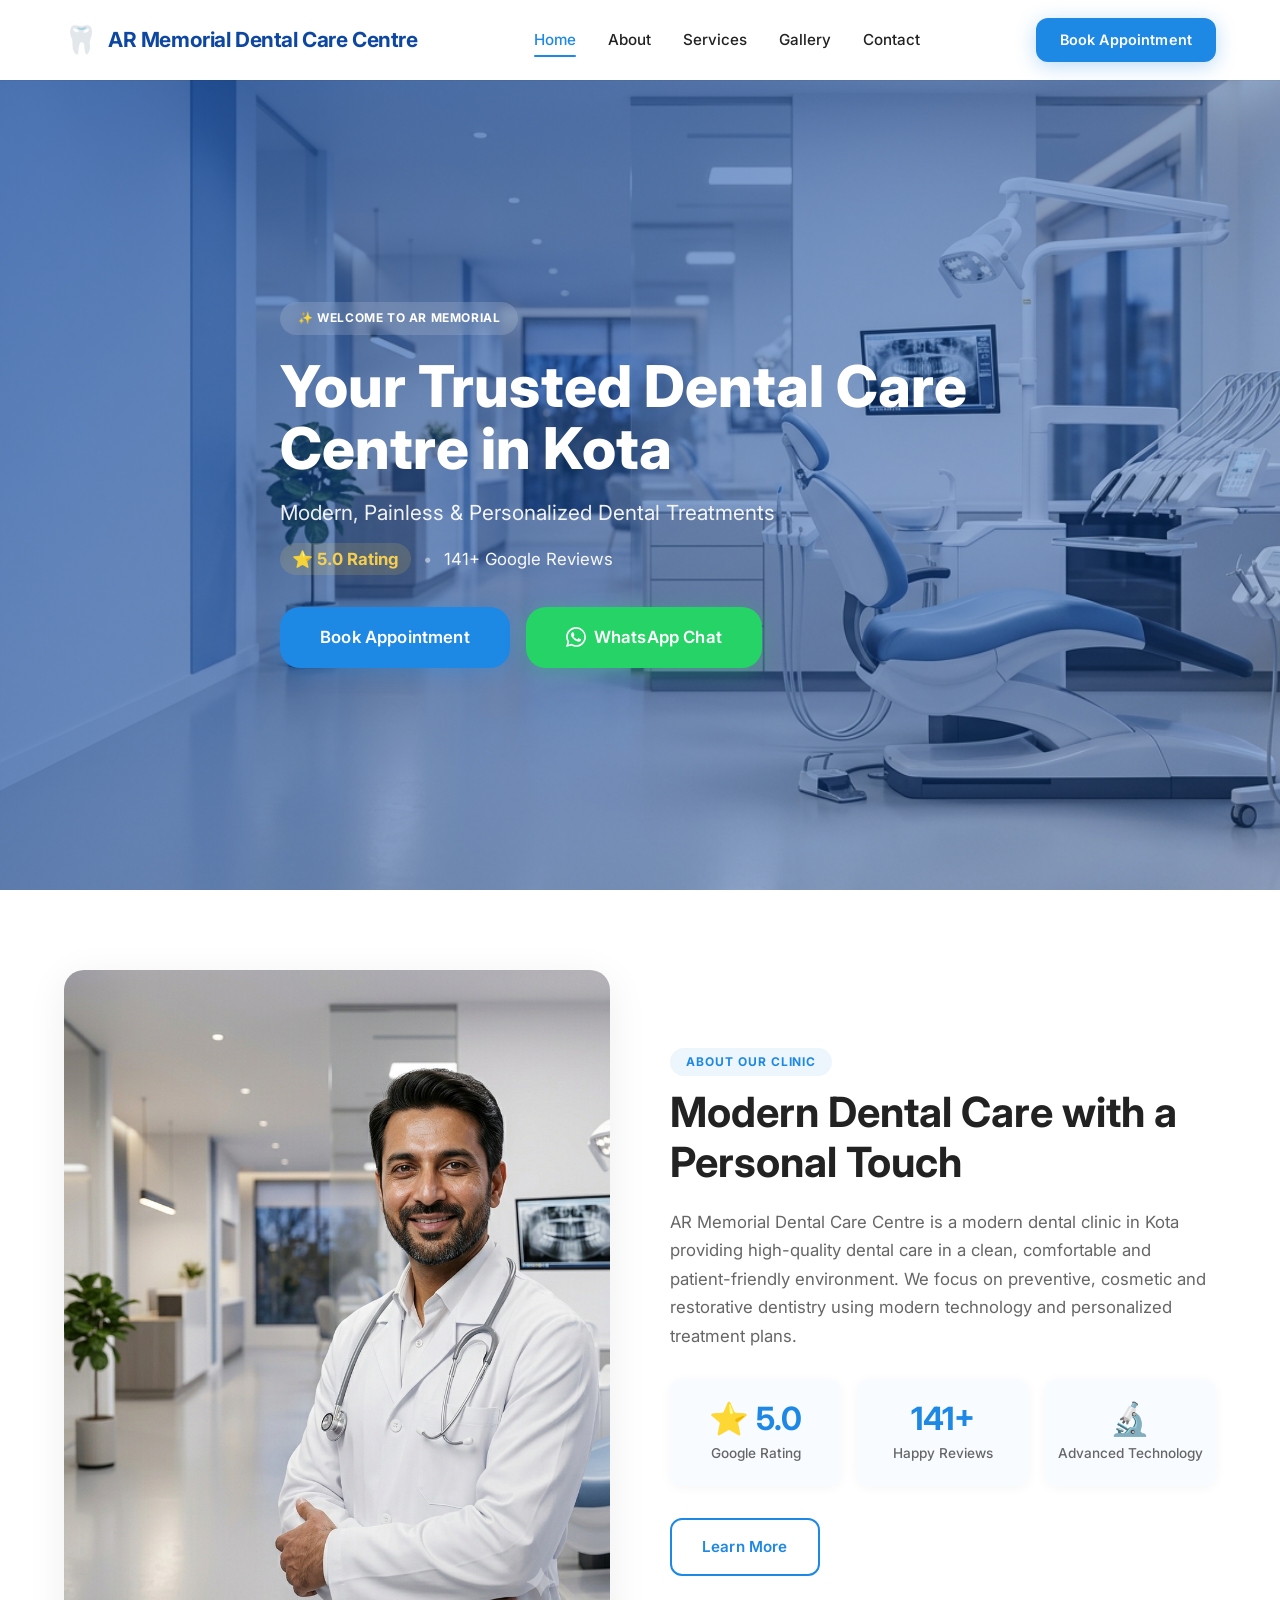
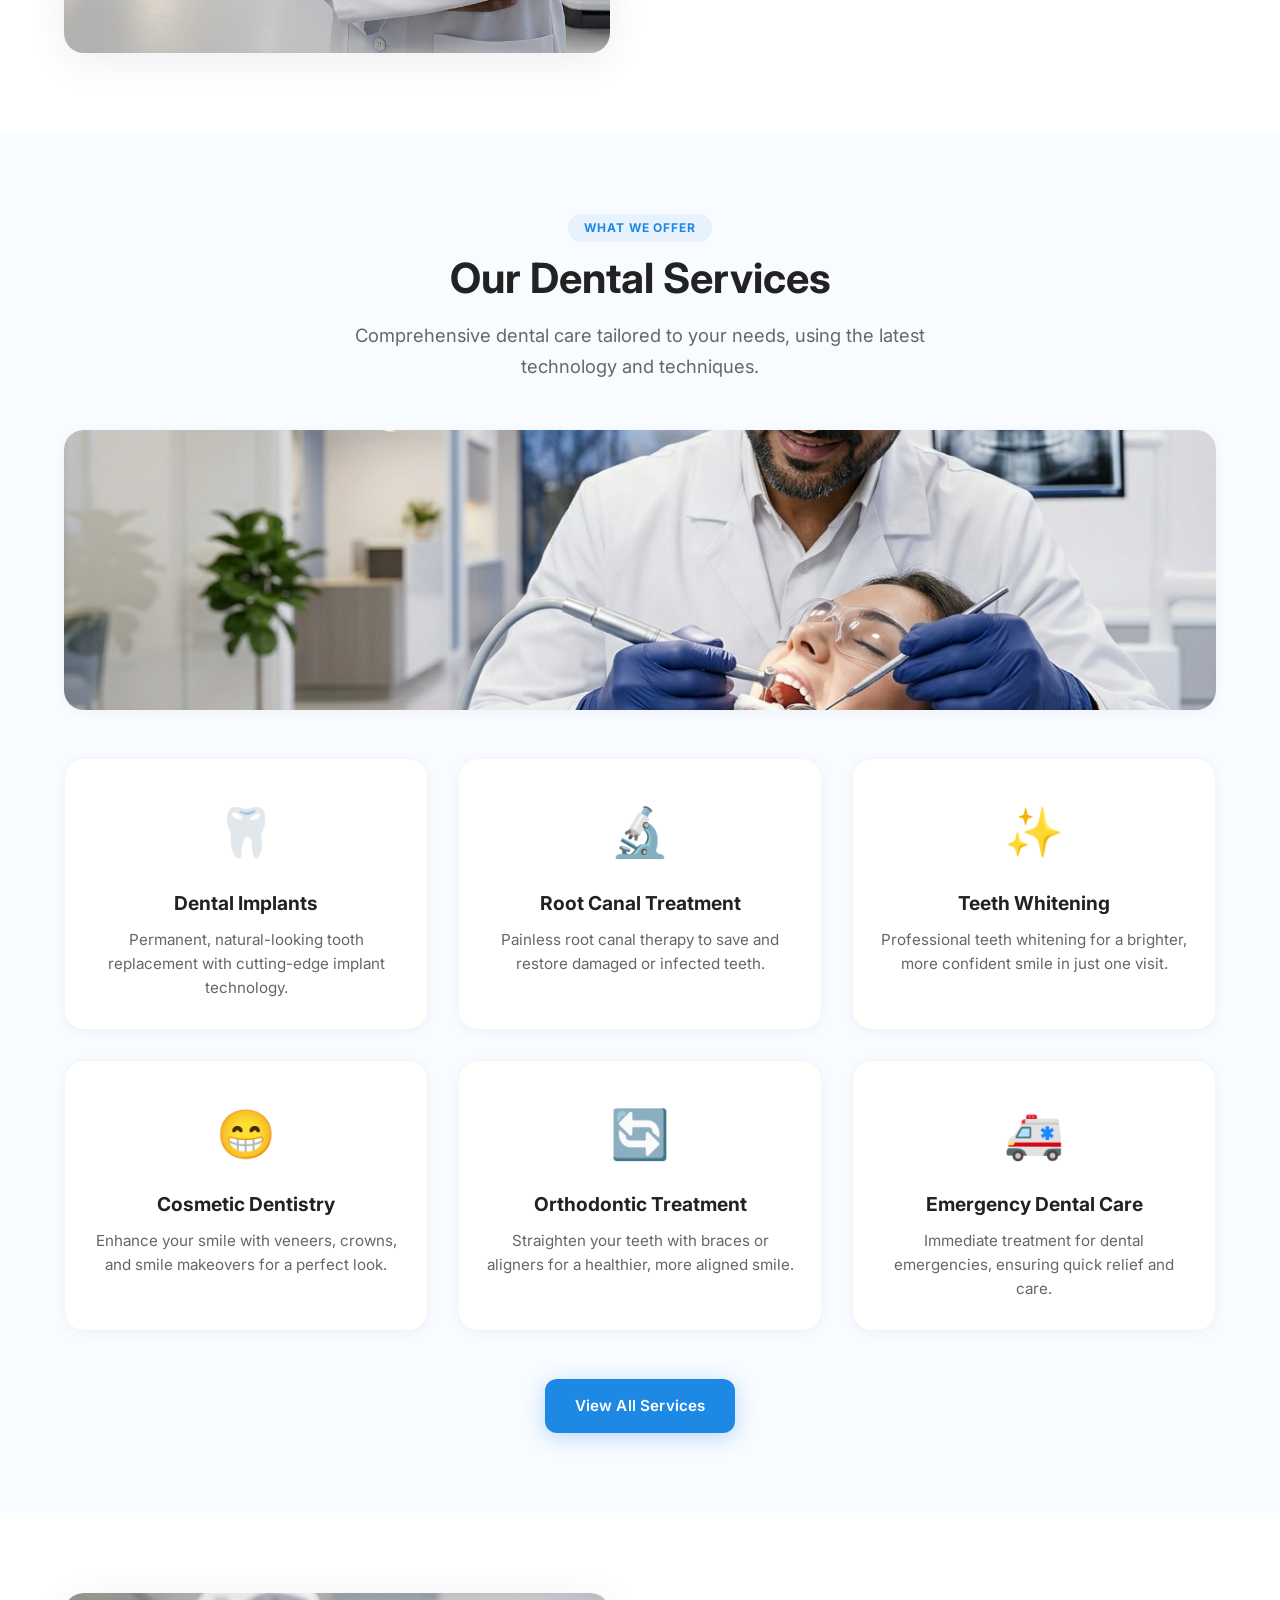
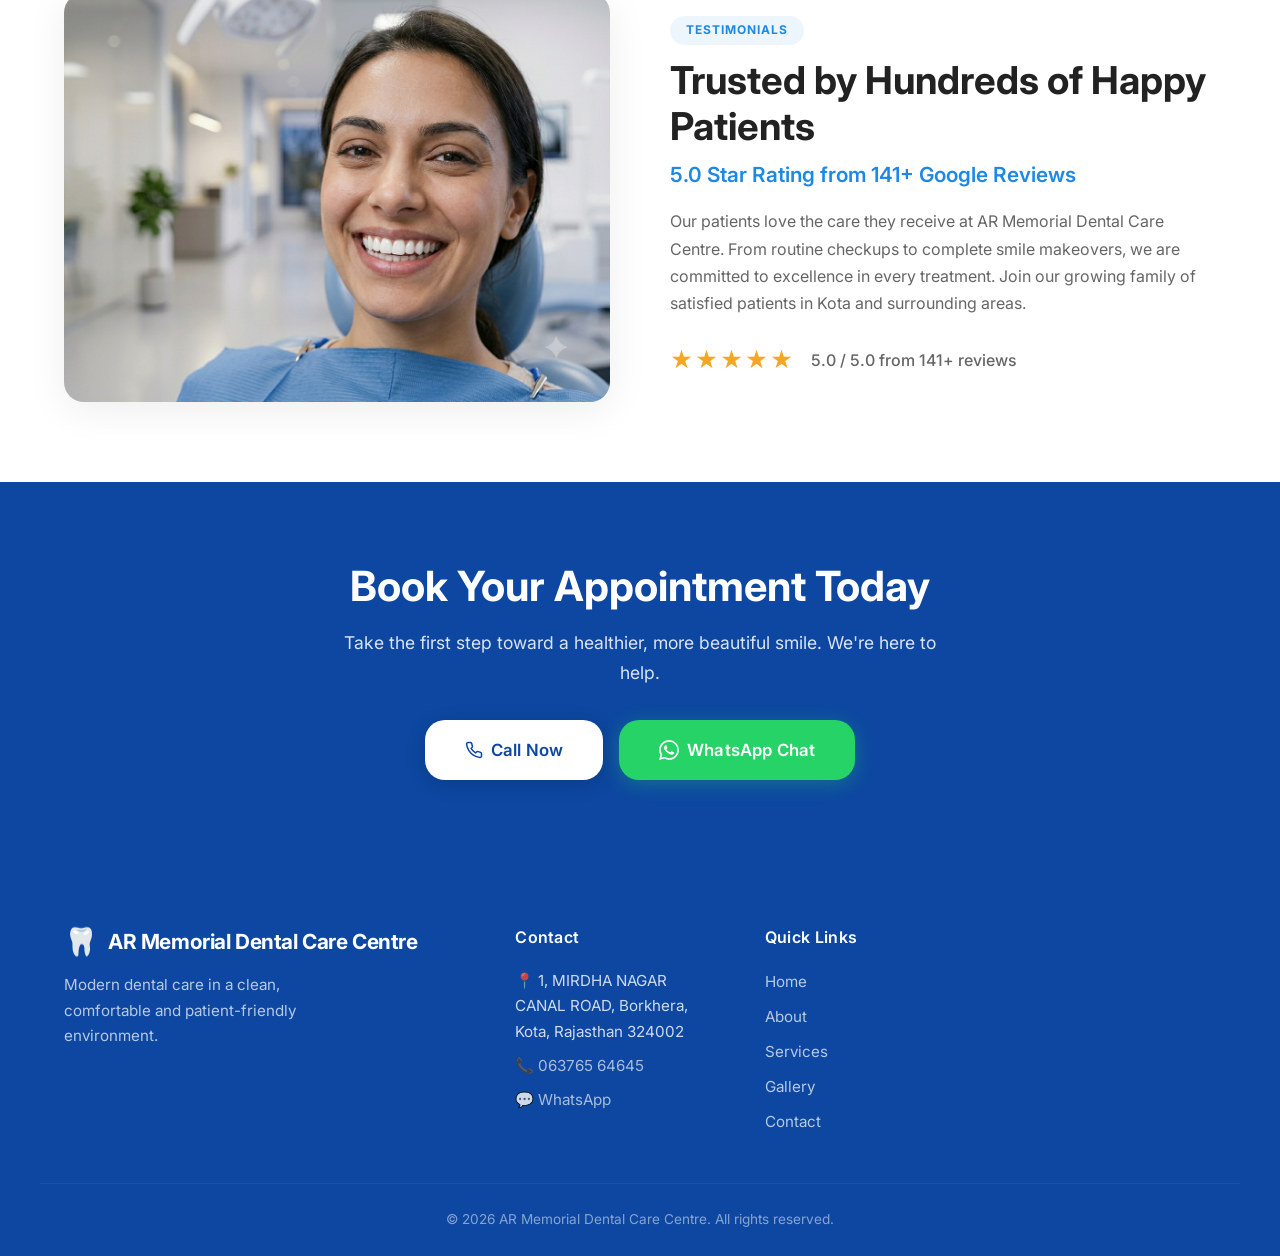
<file: index.html>
<!DOCTYPE html>
<html lang="en">
<head>
    <meta charset="UTF-8" />
    <meta name="viewport" content="width=device-width, initial-scale=1.0" />
    <title>AR Memorial Dental Care Centre | Best Dental Clinic in Kota</title>
    <link rel="stylesheet" href="style.css" />
    <link rel="preconnect" href="https://fonts.googleapis.com" />
    <link rel="preconnect" href="https://fonts.gstatic.com" crossorigin />
    <link href="https://fonts.googleapis.com/css2?family=Inter:opsz,wght@14..32,300;14..32,400;14..32,500;14..32,600;14..32,700;14..32,800&display=swap" rel="stylesheet" />
</head>
<body>

    <!-- ========== HEADER ========== -->
    <header class="header">
        <div class="container header-inner">
            <a href="index.html" class="logo">
                <span class="logo-icon">🦷</span>
                <span class="logo-text">AR Memorial Dental Care Centre</span>
            </a>
            <nav class="nav" id="mainNav">
                <ul class="nav-list">
                    <li><a href="index.html" class="active">Home</a></li>
                    <li><a href="about.html">About</a></li>
                    <li><a href="services.html">Services</a></li>
                    <li><a href="gallery.html">Gallery</a></li>
                    <li><a href="contact.html">Contact</a></li>
                </ul>
            </nav>
            <a href="contact.html" class="btn btn-primary btn-appointment">Book Appointment</a>
            <button class="hamburger" id="hamburgerBtn" aria-label="Toggle navigation">
                <span></span><span></span><span></span>
            </button>
        </div>
    </header>

    <!-- ========== HERO ========== -->
    <section class="hero" id="home" style="background-image: url('hero.png'); background-color: #0d47a1;">
        <div class="hero-overlay">
            <div class="container hero-content">
                <span class="hero-badge">✨ Welcome to AR Memorial</span>
                <h1 class="hero-title">Your Trusted Dental Care Centre in Kota</h1>
                <p class="hero-subtitle">Modern, Painless &amp; Personalized Dental Treatments</p>
                <p class="hero-doctor">
                    <span class="highlight">⭐ 5.0 Rating</span>
                    <span class="separator">•</span>
                    <span>141+ Google Reviews</span>
                </p>
                <div class="hero-buttons">
                    <a href="contact.html" class="btn btn-primary btn-lg">Book Appointment</a>
                    <a href="https://wa.me/919829144567" target="_blank" class="btn btn-whatsapp btn-lg">
                        <svg width="20" height="20" viewBox="0 0 24 24" fill="none" xmlns="http://www.w3.org/2000/svg">
                            <path d="M17.472 14.382c-.297-.149-1.758-.867-2.03-.967-.273-.099-.471-.148-.67.15-.197.297-.767.966-.94 1.164-.173.199-.347.223-.644.075-.297-.15-1.255-.463-2.39-1.475-.883-.788-1.48-1.761-1.653-2.059-.173-.297-.018-.458.13-.606.134-.133.298-.347.446-.52.149-.174.198-.298.298-.497.099-.198.05-.371-.025-.52-.075-.149-.669-1.612-.916-2.207-.242-.579-.487-.5-.669-.51-.173-.008-.371-.01-.57-.01-.198 0-.52.074-.792.372-.272.297-1.04 1.016-1.04 2.479 0 1.462 1.065 2.875 1.213 3.074.149.198 2.096 3.2 5.077 4.487.709.306 1.262.489 1.694.625.712.227 1.36.195 1.871.118.571-.085 1.758-.719 2.006-1.413.248-.694.248-1.289.173-1.413-.074-.124-.272-.198-.57-.347m-5.421 7.403h-.004a9.87 9.87 0 01-5.031-1.378l-.361-.214-3.741.982.998-3.648-.235-.374a9.86 9.86 0 01-1.51-5.26c.001-5.45 4.436-9.884 9.888-9.884 2.64 0 5.122 1.03 6.988 2.898a9.825 9.825 0 012.893 6.994c-.003 5.45-4.437 9.884-9.885 9.884m8.413-18.297A11.815 11.815 0 0012.05 0C5.495 0 .16 5.335.157 11.892c0 2.096.547 4.142 1.588 5.945L.057 24l6.305-1.654a11.882 11.882 0 005.683 1.448h.005c6.554 0 11.89-5.335 11.893-11.893a11.821 11.821 0 00-3.48-8.413z" fill="currentColor"/>
                        </svg>
                        WhatsApp Chat
                    </a>
                </div>
            </div>
        </div>
    </section>

    <!-- ========== ABOUT PREVIEW ========== -->
    <section class="about" id="about">
        <div class="container about-inner">
            <div class="about-image">
                <img src="profile.png" alt="AR Memorial Dental Care Centre" width="400" height="500" loading="lazy" />
            </div>
            <div class="about-content">
                <span class="section-tag">About Our Clinic</span>
                <h2 class="section-title">Modern Dental Care with a Personal Touch</h2>
                <p class="about-text">
                    AR Memorial Dental Care Centre is a modern dental clinic in Kota providing high-quality dental care in a clean, comfortable and patient-friendly environment. We focus on preventive, cosmetic and restorative dentistry using modern technology and personalized treatment plans.
                </p>
                <div class="about-stats">
                    <div class="stat-item">
                        <span class="stat-number">⭐ 5.0</span>
                        <span class="stat-label">Google Rating</span>
                    </div>
                    <div class="stat-item">
                        <span class="stat-number">141+</span>
                        <span class="stat-label">Happy Reviews</span>
                    </div>
                    <div class="stat-item">
                        <span class="stat-number">🔬</span>
                        <span class="stat-label">Advanced Technology</span>
                    </div>
                </div>
                <a href="about.html" class="btn btn-secondary">Learn More</a>
            </div>
        </div>
    </section>

    <!-- ========== SERVICES PREVIEW ========== -->
    <section class="services" id="services">
        <div class="container">
            <div class="services-header">
                <span class="section-tag">What We Offer</span>
                <h2 class="section-title">Our Dental Services</h2>
                <p class="section-subtitle">
                    Comprehensive dental care tailored to your needs, using the latest technology and techniques.
                </p>
            </div>

            <div class="services-preview-image">
                <img src="service preview section on home page.png" alt="Dental Services Preview" width="1200" height="300" loading="lazy" />
            </div>

            <div class="services-grid">
                <div class="service-card">
                    <div class="service-icon">🦷</div>
                    <h3 class="service-name">Dental Implants</h3>
                    <p class="service-desc">Permanent, natural-looking tooth replacement with cutting-edge implant technology.</p>
                </div>
                <div class="service-card">
                    <div class="service-icon">🔬</div>
                    <h3 class="service-name">Root Canal Treatment</h3>
                    <p class="service-desc">Painless root canal therapy to save and restore damaged or infected teeth.</p>
                </div>
                <div class="service-card">
                    <div class="service-icon">✨</div>
                    <h3 class="service-name">Teeth Whitening</h3>
                    <p class="service-desc">Professional teeth whitening for a brighter, more confident smile in just one visit.</p>
                </div>
                <div class="service-card">
                    <div class="service-icon">😁</div>
                    <h3 class="service-name">Cosmetic Dentistry</h3>
                    <p class="service-desc">Enhance your smile with veneers, crowns, and smile makeovers for a perfect look.</p>
                </div>
                <div class="service-card">
                    <div class="service-icon">🔄</div>
                    <h3 class="service-name">Orthodontic Treatment</h3>
                    <p class="service-desc">Straighten your teeth with braces or aligners for a healthier, more aligned smile.</p>
                </div>
                <div class="service-card">
                    <div class="service-icon">🚑</div>
                    <h3 class="service-name">Emergency Dental Care</h3>
                    <p class="service-desc">Immediate treatment for dental emergencies, ensuring quick relief and care.</p>
                </div>
            </div>

            <div class="services-cta">
                <a href="services.html" class="btn btn-primary">View All Services</a>
            </div>
        </div>
    </section>

    <!-- ========== PATIENT TRUST ========== -->
    <section class="trust">
        <div class="container trust-inner">
            <div class="trust-image">
                <img src="patient smile.png" alt="Happy Patient Smile" width="600" height="450" loading="lazy" />
            </div>
            <div class="trust-content">
                <span class="section-tag">Testimonials</span>
                <h2 class="trust-title">Trusted by Hundreds of Happy Patients</h2>
                <p class="trust-highlight">5.0 Star Rating from 141+ Google Reviews</p>
                <p class="trust-text">
                    Our patients love the care they receive at AR Memorial Dental Care Centre. From routine checkups to complete smile makeovers, we are committed to excellence in every treatment. Join our growing family of satisfied patients in Kota and surrounding areas.
                </p>
                <div class="trust-rating">
                    <span class="stars">★★★★★</span>
                    <span class="rating-text">5.0 / 5.0 from 141+ reviews</span>
                </div>
            </div>
        </div>
    </section>

    <!-- ========== CALL TO ACTION ========== -->
    <section class="cta">
        <div class="container cta-inner">
            <h2 class="cta-title">Book Your Appointment Today</h2>
            <p class="cta-text">
                Take the first step toward a healthier, more beautiful smile. We're here to help.
            </p>
            <div class="cta-buttons">
                <a href="tel:06376564645" class="btn btn-primary btn-lg">
                    <svg width="18" height="18" viewBox="0 0 24 24" fill="none" stroke="currentColor" stroke-width="2" stroke-linecap="round" stroke-linejoin="round">
                        <path d="M22 16.92v3a2 2 0 01-2.18 2 19.79 19.79 0 01-8.63-3.07 19.5 19.5 0 01-6-6 19.79 19.79 0 01-3.07-8.67A2 2 0 014.11 2h3a2 2 0 012 1.72 12.84 12.84 0 00.7 2.81 2 2 0 01-.45 2.11L8.09 9.91a16 16 0 006 6l1.27-1.27a2 2 0 012.11-.45 12.84 12.84 0 002.81.7A2 2 0 0122 16.92z" />
                    </svg>
                    Call Now
                </a>
                <a href="https://wa.me/919829144567" target="_blank" class="btn btn-whatsapp btn-lg">
                    <svg width="20" height="20" viewBox="0 0 24 24" fill="none" xmlns="http://www.w3.org/2000/svg">
                        <path d="M17.472 14.382c-.297-.149-1.758-.867-2.03-.967-.273-.099-.471-.148-.67.15-.197.297-.767.966-.94 1.164-.173.199-.347.223-.644.075-.297-.15-1.255-.463-2.39-1.475-.883-.788-1.48-1.761-1.653-2.059-.173-.297-.018-.458.13-.606.134-.133.298-.347.446-.52.149-.174.198-.298.298-.497.099-.198.05-.371-.025-.52-.075-.149-.669-1.612-.916-2.207-.242-.579-.487-.5-.669-.51-.173-.008-.371-.01-.57-.01-.198 0-.52.074-.792.372-.272.297-1.04 1.016-1.04 2.479 0 1.462 1.065 2.875 1.213 3.074.149.198 2.096 3.2 5.077 4.487.709.306 1.262.489 1.694.625.712.227 1.36.195 1.871.118.571-.085 1.758-.719 2.006-1.413.248-.694.248-1.289.173-1.413-.074-.124-.272-.198-.57-.347m-5.421 7.403h-.004a9.87 9.87 0 01-5.031-1.378l-.361-.214-3.741.982.998-3.648-.235-.374a9.86 9.86 0 01-1.51-5.26c.001-5.45 4.436-9.884 9.888-9.884 2.64 0 5.122 1.03 6.988 2.898a9.825 9.825 0 012.893 6.994c-.003 5.45-4.437 9.884-9.885 9.884m8.413-18.297A11.815 11.815 0 0012.05 0C5.495 0 .16 5.335.157 11.892c0 2.096.547 4.142 1.588 5.945L.057 24l6.305-1.654a11.882 11.882 0 005.683 1.448h.005c6.554 0 11.89-5.335 11.893-11.893a11.821 11.821 0 00-3.48-8.413z" fill="currentColor"/>
                    </svg>
                    WhatsApp Chat
                </a>
            </div>
        </div>
    </section>

    <!-- ========== FOOTER ========== -->
    <footer class="footer" id="contact">
        <div class="container footer-inner">
            <div class="footer-brand">
                <a href="index.html" class="logo">
                    <span class="logo-icon">🦷</span>
                    <span class="logo-text">AR Memorial Dental Care Centre</span>
                </a>
                <p class="footer-tagline">
                    Modern dental care in a clean, comfortable and patient-friendly environment.
                </p>
            </div>
            <div class="footer-contact">
                <h4 class="footer-heading">Contact</h4>
                <p class="footer-address">📍 1, MIRDHA NAGAR CANAL ROAD, Borkhera, Kota, Rajasthan 324002</p>
                <p class="footer-phone">📞 <a href="tel:06376564645">063765 64645</a></p>
                <p class="footer-whatsapp">💬 <a href="https://wa.me/919829144567" target="_blank">WhatsApp</a></p>
            </div>
            <div class="footer-links">
                <h4 class="footer-heading">Quick Links</h4>
                <ul>
                    <li><a href="index.html">Home</a></li>
                    <li><a href="about.html">About</a></li>
                    <li><a href="services.html">Services</a></li>
                    <li><a href="gallery.html">Gallery</a></li>
                    <li><a href="contact.html">Contact</a></li>
                </ul>
            </div>
        </div>
        <div class="footer-bottom">
            <div class="container">
                <p class="footer-copy">
                    &copy; 2026 AR Memorial Dental Care Centre. All rights reserved.
                </p>
            </div>
        </div>
    </footer>

    <!-- ========== NAVIGATION JAVASCRIPT ========== -->
    <script>
        document.addEventListener('DOMContentLoaded', function() {
            const hamburger = document.getElementById('hamburgerBtn');
            const nav = document.getElementById('mainNav');

            if (hamburger && nav) {
                hamburger.addEventListener('click', function() {
                    hamburger.classList.toggle('open');
                    nav.classList.toggle('open');
                });

                const navLinks = nav.querySelectorAll('a');
                navLinks.forEach(function(link) {
                    link.addEventListener('click', function() {
                        hamburger.classList.remove('open');
                        nav.classList.remove('open');
                    });
                });
            }
        });
    </script>
</body>
</html>
</file>
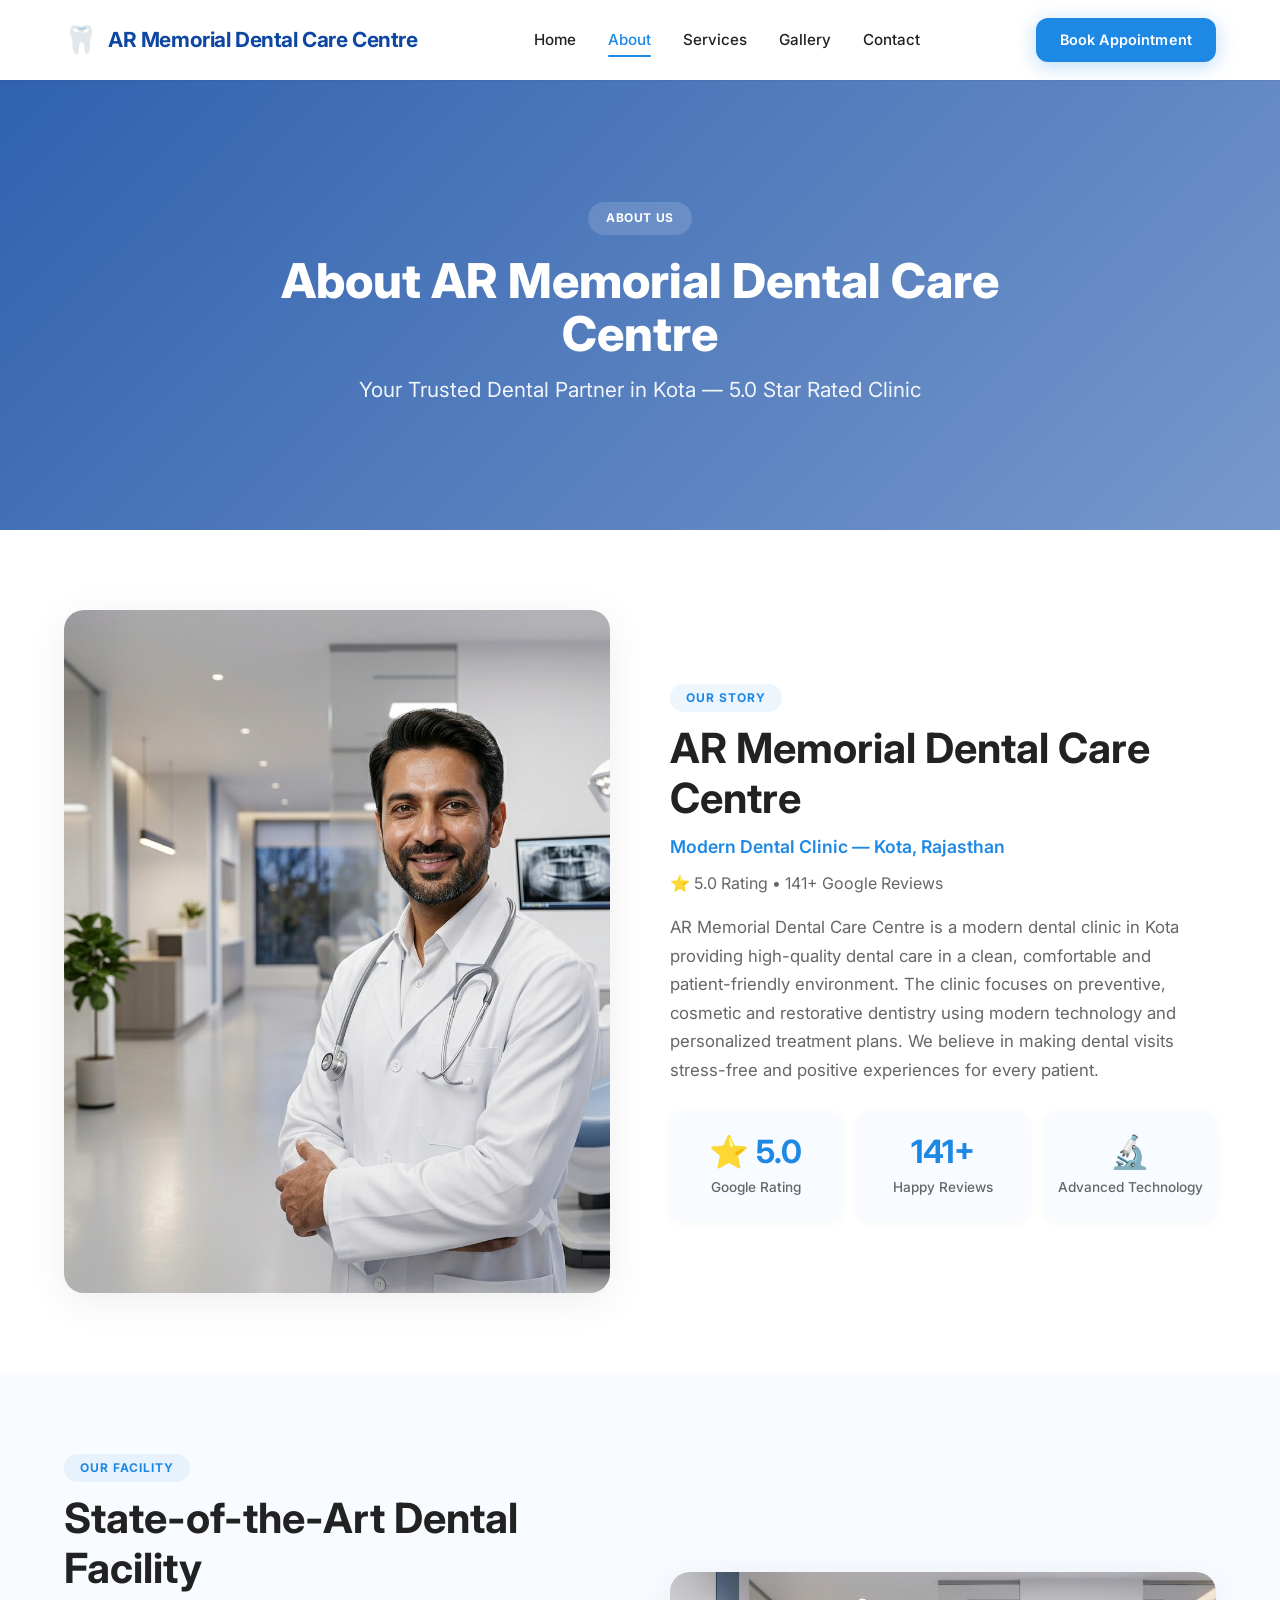
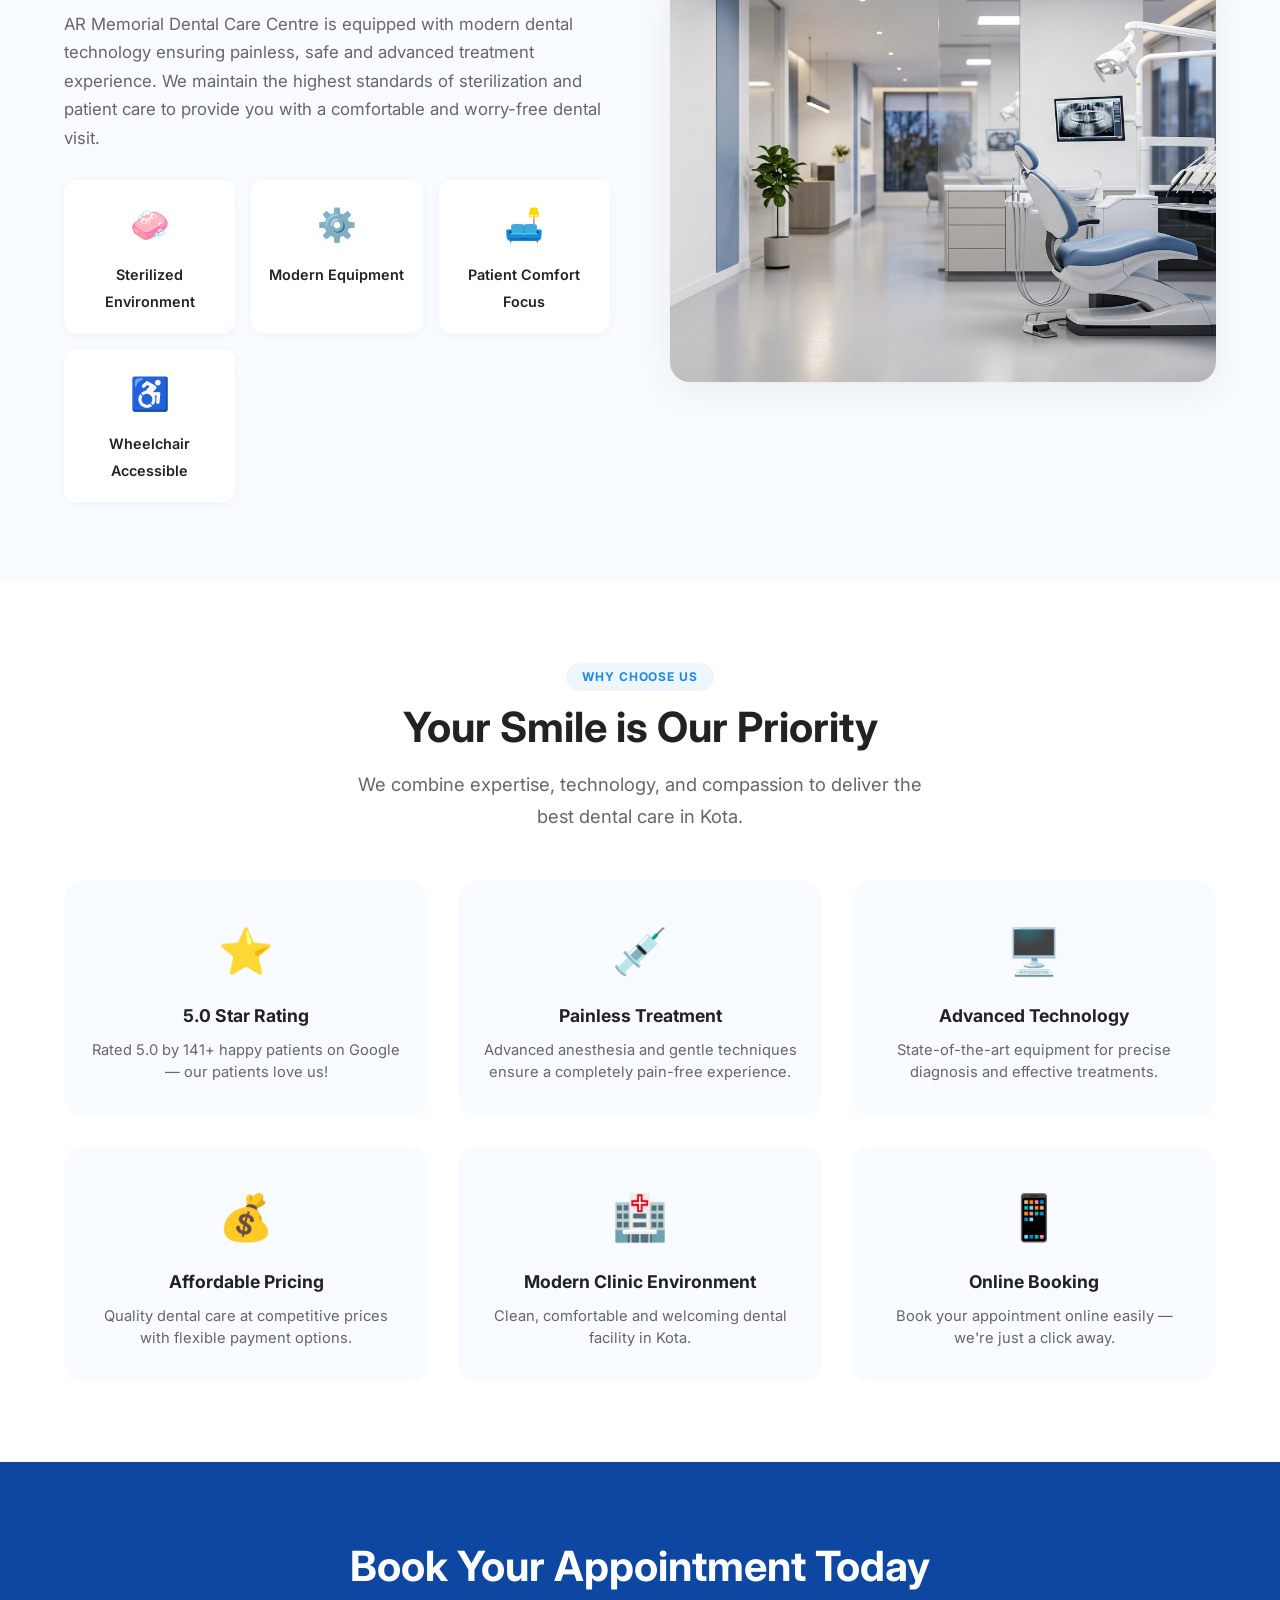
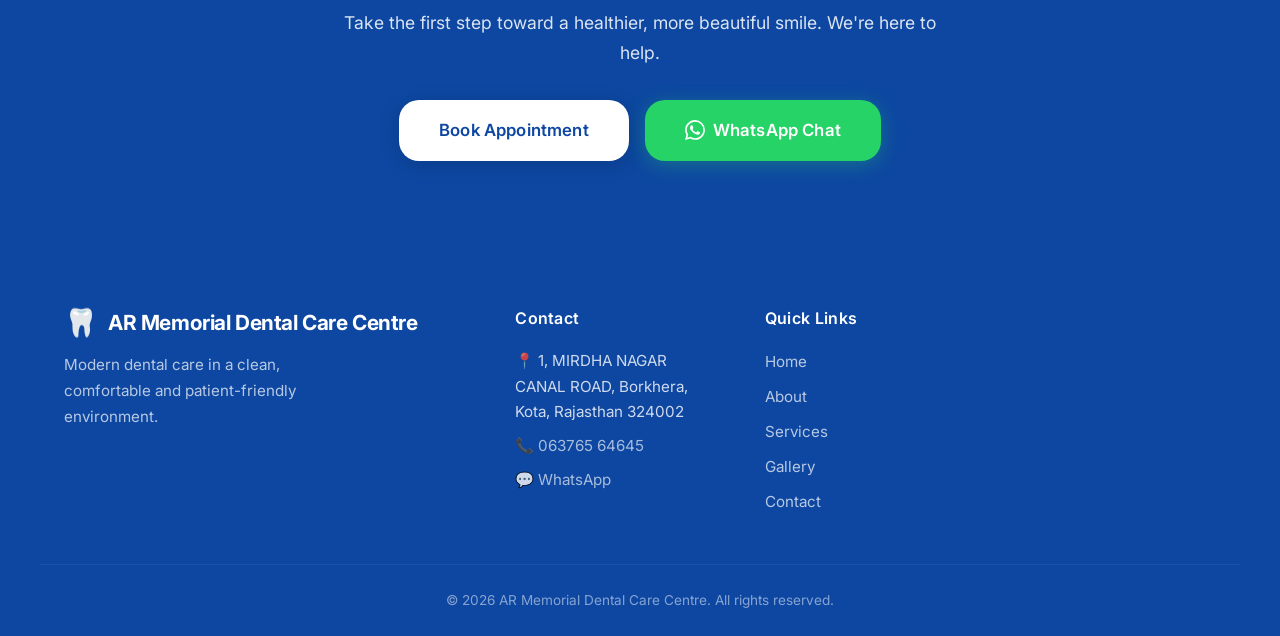
<file: about.html>
<!DOCTYPE html>
<html lang="en">
<head>
    <meta charset="UTF-8" />
    <meta name="viewport" content="width=device-width, initial-scale=1.0" />
    <title>About AR Memorial Dental Care Centre | Best Dentist in Kota</title>
    <link rel="stylesheet" href="style.css" />
    <link rel="preconnect" href="https://fonts.googleapis.com" />
    <link rel="preconnect" href="https://fonts.gstatic.com" crossorigin />
    <link href="https://fonts.googleapis.com/css2?family=Inter:opsz,wght@14..32,300;14..32,400;14..32,500;14..32,600;14..32,700;14..32,800&display=swap" rel="stylesheet" />
</head>
<body>

    <!-- ========== HEADER ========== -->
    <header class="header">
        <div class="container header-inner">
            <a href="index.html" class="logo">
                <span class="logo-icon">🦷</span>
                <span class="logo-text">AR Memorial Dental Care Centre</span>
            </a>
            <nav class="nav" id="mainNav">
                <ul class="nav-list">
                    <li><a href="index.html">Home</a></li>
                    <li><a href="about.html" class="active">About</a></li>
                    <li><a href="services.html">Services</a></li>
                    <li><a href="gallery.html">Gallery</a></li>
                    <li><a href="contact.html">Contact</a></li>
                </ul>
            </nav>
            <a href="contact.html" class="btn btn-primary btn-appointment">Book Appointment</a>
            <button class="hamburger" id="hamburgerBtn" aria-label="Toggle navigation">
                <span></span><span></span><span></span>
            </button>
        </div>
    </header>

    <!-- ========== HERO ABOUT ========== -->
    <section class="page-hero" id="about-hero" style="background-image: url('https://images.unsplash.com/photo-1588337365216-dc76d8062fe8?w=1600&q=80'); background-size: cover; background-position: center;">
        <div class="page-hero-overlay" style="background: linear-gradient(135deg, rgba(13, 71, 161, 0.85) 0%, rgba(13, 71, 161, 0.55) 100%);">
            <div class="container page-hero-content">
                <span class="hero-badge">About Us</span>
                <h1 class="page-hero-title">About AR Memorial Dental Care Centre</h1>
                <p class="page-hero-subtitle">Your Trusted Dental Partner in Kota — 5.0 Star Rated Clinic</p>
            </div>
        </div>
    </section>

    <!-- ========== CLINIC PROFILE ========== -->
    <section class="doctor-profile">
        <div class="container doctor-profile-inner">
            <div class="doctor-profile-image">
                <img src="doctor-profile.png" alt="AR Memorial Dental Care Centre" width="500" height="600" loading="lazy" />
            </div>
            <div class="doctor-profile-content">
                <span class="section-tag">Our Story</span>
                <h2 class="section-title">AR Memorial Dental Care Centre</h2>
                <p class="doctor-qualification">Modern Dental Clinic — Kota, Rajasthan</p>
                <p class="doctor-experience">⭐ 5.0 Rating • 141+ Google Reviews</p>
                <p class="doctor-bio">
                    AR Memorial Dental Care Centre is a modern dental clinic in Kota providing high-quality dental care in a clean, comfortable and patient-friendly environment. The clinic focuses on preventive, cosmetic and restorative dentistry using modern technology and personalized treatment plans. We believe in making dental visits stress-free and positive experiences for every patient.
                </p>
                <div class="doctor-stats">
                    <div class="stat-item">
                        <span class="stat-number">⭐ 5.0</span>
                        <span class="stat-label">Google Rating</span>
                    </div>
                    <div class="stat-item">
                        <span class="stat-number">141+</span>
                        <span class="stat-label">Happy Reviews</span>
                    </div>
                    <div class="stat-item">
                        <span class="stat-number">🔬</span>
                        <span class="stat-label">Advanced Technology</span>
                    </div>
                </div>
            </div>
        </div>
    </section>

    <!-- ========== CLINIC INTERIOR ========== -->
    <section class="clinic-interior">
        <div class="container clinic-interior-inner">
            <div class="clinic-interior-content">
                <span class="section-tag">Our Facility</span>
                <h2 class="section-title">State-of-the-Art Dental Facility</h2>
                <p class="clinic-interior-text">
                    AR Memorial Dental Care Centre is equipped with modern dental technology ensuring painless, safe and advanced treatment experience. We maintain the highest standards of sterilization and patient care to provide you with a comfortable and worry-free dental visit.
                </p>
                <div class="clinic-features">
                    <div class="clinic-feature">
                        <span class="feature-icon">🧼</span>
                        <span class="feature-label">Sterilized Environment</span>
                    </div>
                    <div class="clinic-feature">
                        <span class="feature-icon">⚙️</span>
                        <span class="feature-label">Modern Equipment</span>
                    </div>
                    <div class="clinic-feature">
                        <span class="feature-icon">🛋️</span>
                        <span class="feature-label">Patient Comfort Focus</span>
                    </div>
                    <div class="clinic-feature">
                        <span class="feature-icon">♿</span>
                        <span class="feature-label">Wheelchair Accessible</span>
                    </div>
                </div>
            </div>
            <div class="clinic-interior-image">
                <img src="clinic-interior.png" alt="Modern Dental Clinic Interior" width="600" height="450" loading="lazy" />
            </div>
        </div>
    </section>

    <!-- ========== WHY CHOOSE US ========== -->
    <section class="why-choose">
        <div class="container">
            <div class="why-choose-header">
                <span class="section-tag">Why Choose Us</span>
                <h2 class="section-title">Your Smile is Our Priority</h2>
                <p class="section-subtitle">
                    We combine expertise, technology, and compassion to deliver the best dental care in Kota.
                </p>
            </div>
            <div class="why-choose-grid">
                <div class="why-choose-card">
                    <div class="why-choose-icon">⭐</div>
                    <h3 class="why-choose-title">5.0 Star Rating</h3>
                    <p class="why-choose-desc">Rated 5.0 by 141+ happy patients on Google — our patients love us!</p>
                </div>
                <div class="why-choose-card">
                    <div class="why-choose-icon">💉</div>
                    <h3 class="why-choose-title">Painless Treatment</h3>
                    <p class="why-choose-desc">Advanced anesthesia and gentle techniques ensure a completely pain-free experience.</p>
                </div>
                <div class="why-choose-card">
                    <div class="why-choose-icon">🖥️</div>
                    <h3 class="why-choose-title">Advanced Technology</h3>
                    <p class="why-choose-desc">State-of-the-art equipment for precise diagnosis and effective treatments.</p>
                </div>
                <div class="why-choose-card">
                    <div class="why-choose-icon">💰</div>
                    <h3 class="why-choose-title">Affordable Pricing</h3>
                    <p class="why-choose-desc">Quality dental care at competitive prices with flexible payment options.</p>
                </div>
                <div class="why-choose-card">
                    <div class="why-choose-icon">🏥</div>
                    <h3 class="why-choose-title">Modern Clinic Environment</h3>
                    <p class="why-choose-desc">Clean, comfortable and welcoming dental facility in Kota.</p>
                </div>
                <div class="why-choose-card">
                    <div class="why-choose-icon">📱</div>
                    <h3 class="why-choose-title">Online Booking</h3>
                    <p class="why-choose-desc">Book your appointment online easily — we're just a click away.</p>
                </div>
            </div>
        </div>
    </section>

    <!-- ========== CALL TO ACTION ========== -->
    <section class="cta">
        <div class="container cta-inner">
            <h2 class="cta-title">Book Your Appointment Today</h2>
            <p class="cta-text">
                Take the first step toward a healthier, more beautiful smile. We're here to help.
            </p>
            <div class="cta-buttons">
                <a href="contact.html" class="btn btn-primary btn-lg">
                    Book Appointment
                </a>
                <a href="https://wa.me/919829144567" target="_blank" class="btn btn-whatsapp btn-lg">
                    <svg width="20" height="20" viewBox="0 0 24 24" fill="none" xmlns="http://www.w3.org/2000/svg">
                        <path d="M17.472 14.382c-.297-.149-1.758-.867-2.03-.967-.273-.099-.471-.148-.67.15-.197.297-.767.966-.94 1.164-.173.199-.347.223-.644.075-.297-.15-1.255-.463-2.39-1.475-.883-.788-1.48-1.761-1.653-2.059-.173-.297-.018-.458.13-.606.134-.133.298-.347.446-.52.149-.174.198-.298.298-.497.099-.198.05-.371-.025-.52-.075-.149-.669-1.612-.916-2.207-.242-.579-.487-.5-.669-.51-.173-.008-.371-.01-.57-.01-.198 0-.52.074-.792.372-.272.297-1.04 1.016-1.04 2.479 0 1.462 1.065 2.875 1.213 3.074.149.198 2.096 3.2 5.077 4.487.709.306 1.262.489 1.694.625.712.227 1.36.195 1.871.118.571-.085 1.758-.719 2.006-1.413.248-.694.248-1.289.173-1.413-.074-.124-.272-.198-.57-.347m-5.421 7.403h-.004a9.87 9.87 0 01-5.031-1.378l-.361-.214-3.741.982.998-3.648-.235-.374a9.86 9.86 0 01-1.51-5.26c.001-5.45 4.436-9.884 9.888-9.884 2.64 0 5.122 1.03 6.988 2.898a9.825 9.825 0 012.893 6.994c-.003 5.45-4.437 9.884-9.885 9.884m8.413-18.297A11.815 11.815 0 0012.05 0C5.495 0 .16 5.335.157 11.892c0 2.096.547 4.142 1.588 5.945L.057 24l6.305-1.654a11.882 11.882 0 005.683 1.448h.005c6.554 0 11.89-5.335 11.893-11.893a11.821 11.821 0 00-3.48-8.413z" fill="currentColor"/>
                    </svg>
                    WhatsApp Chat
                </a>
            </div>
        </div>
    </section>

    <!-- ========== FOOTER ========== -->
    <footer class="footer" id="contact">
        <div class="container footer-inner">
            <div class="footer-brand">
                <a href="index.html" class="logo">
                    <span class="logo-icon">🦷</span>
                    <span class="logo-text">AR Memorial Dental Care Centre</span>
                </a>
                <p class="footer-tagline">
                    Modern dental care in a clean, comfortable and patient-friendly environment.
                </p>
            </div>
            <div class="footer-contact">
                <h4 class="footer-heading">Contact</h4>
                <p class="footer-address">📍 1, MIRDHA NAGAR CANAL ROAD, Borkhera, Kota, Rajasthan 324002</p>
                <p class="footer-phone">📞 <a href="tel:06376564645">063765 64645</a></p>
                <p class="footer-whatsapp">💬 <a href="https://wa.me/919829144567" target="_blank">WhatsApp</a></p>
            </div>
            <div class="footer-links">
                <h4 class="footer-heading">Quick Links</h4>
                <ul>
                    <li><a href="index.html">Home</a></li>
                    <li><a href="about.html">About</a></li>
                    <li><a href="services.html">Services</a></li>
                    <li><a href="gallery.html">Gallery</a></li>
                    <li><a href="contact.html">Contact</a></li>
                </ul>
            </div>
        </div>
        <div class="footer-bottom">
            <div class="container">
                <p class="footer-copy">
                    &copy; 2026 AR Memorial Dental Care Centre. All rights reserved.
                </p>
            </div>
        </div>
    </footer>

    <!-- ========== NAVIGATION JAVASCRIPT ========== -->
    <script>
        document.addEventListener('DOMContentLoaded', function() {
            const hamburger = document.getElementById('hamburgerBtn');
            const nav = document.getElementById('mainNav');

            if (hamburger && nav) {
                hamburger.addEventListener('click', function() {
                    hamburger.classList.toggle('open');
                    nav.classList.toggle('open');
                });

                const navLinks = nav.querySelectorAll('a');
                navLinks.forEach(function(link) {
                    link.addEventListener('click', function() {
                        hamburger.classList.remove('open');
                        nav.classList.remove('open');
                    });
                });
            }
        });
    </script>
</body>
</html>
</file>
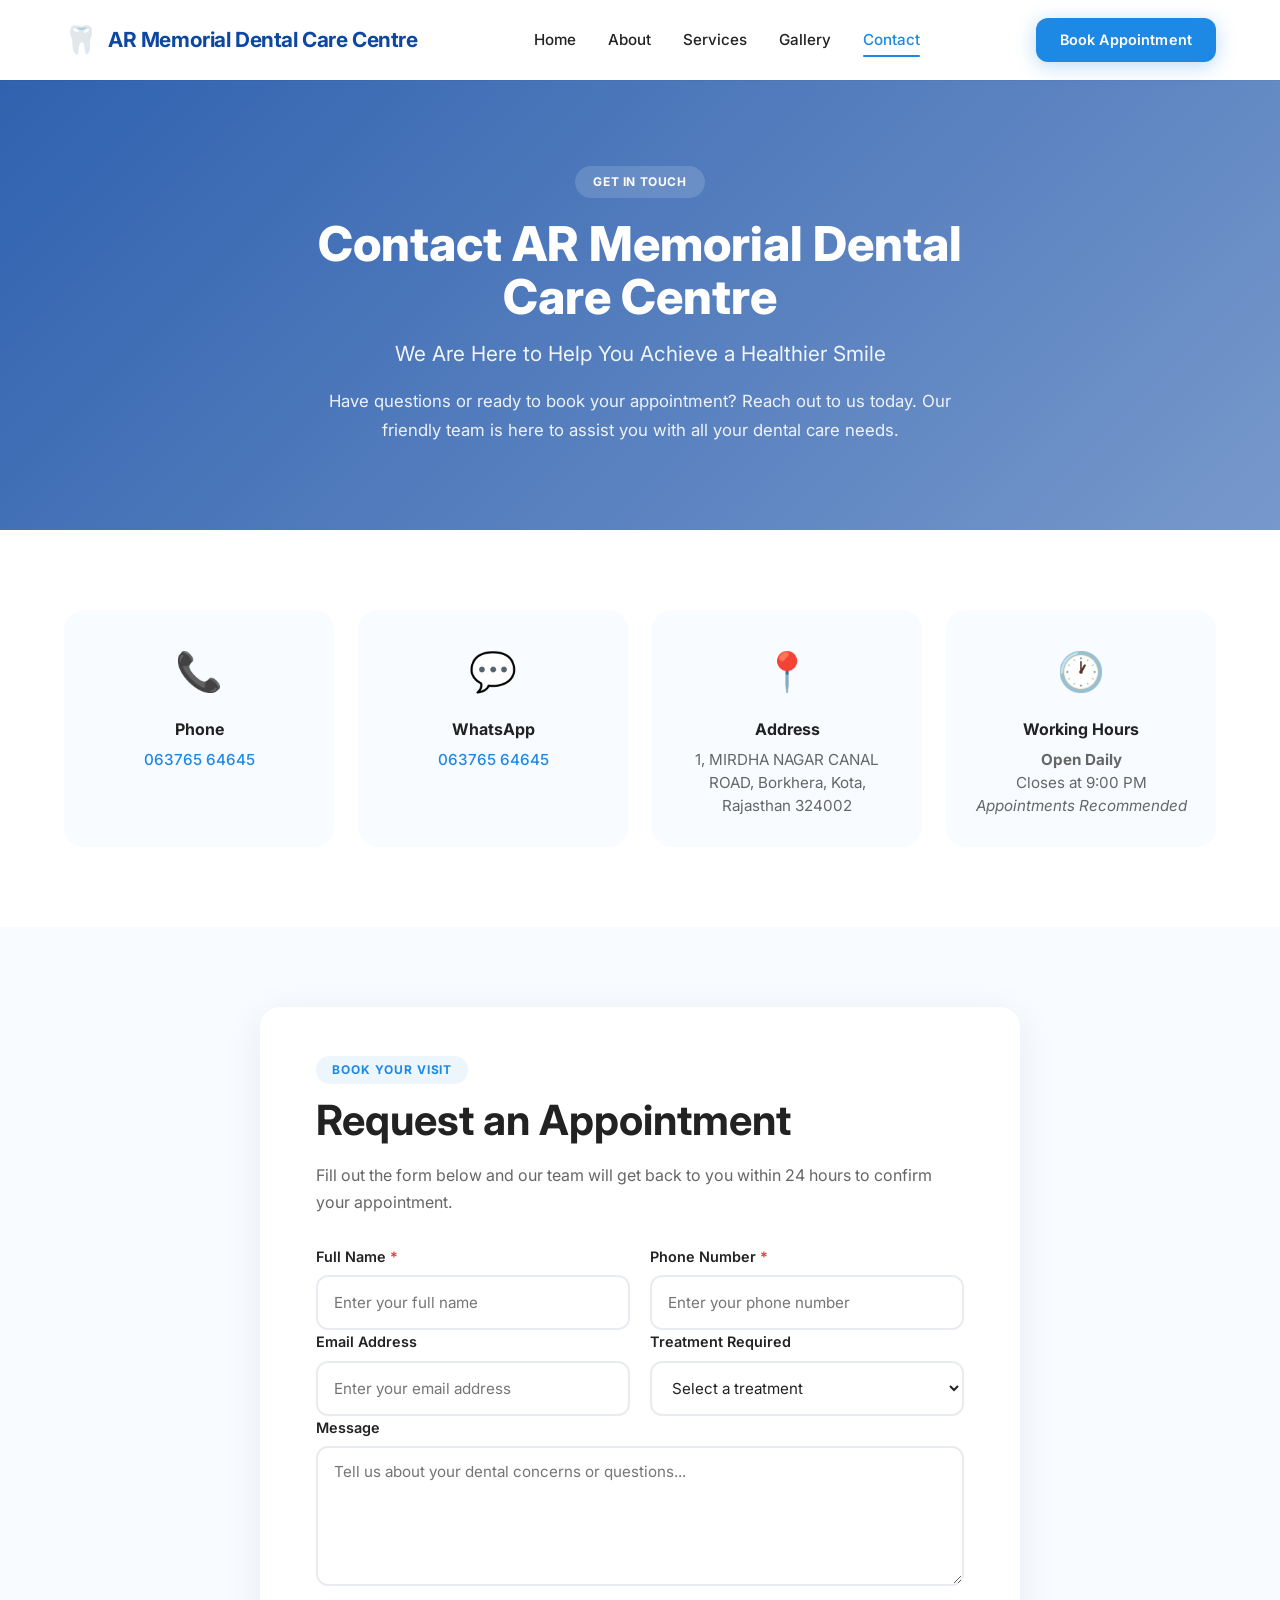
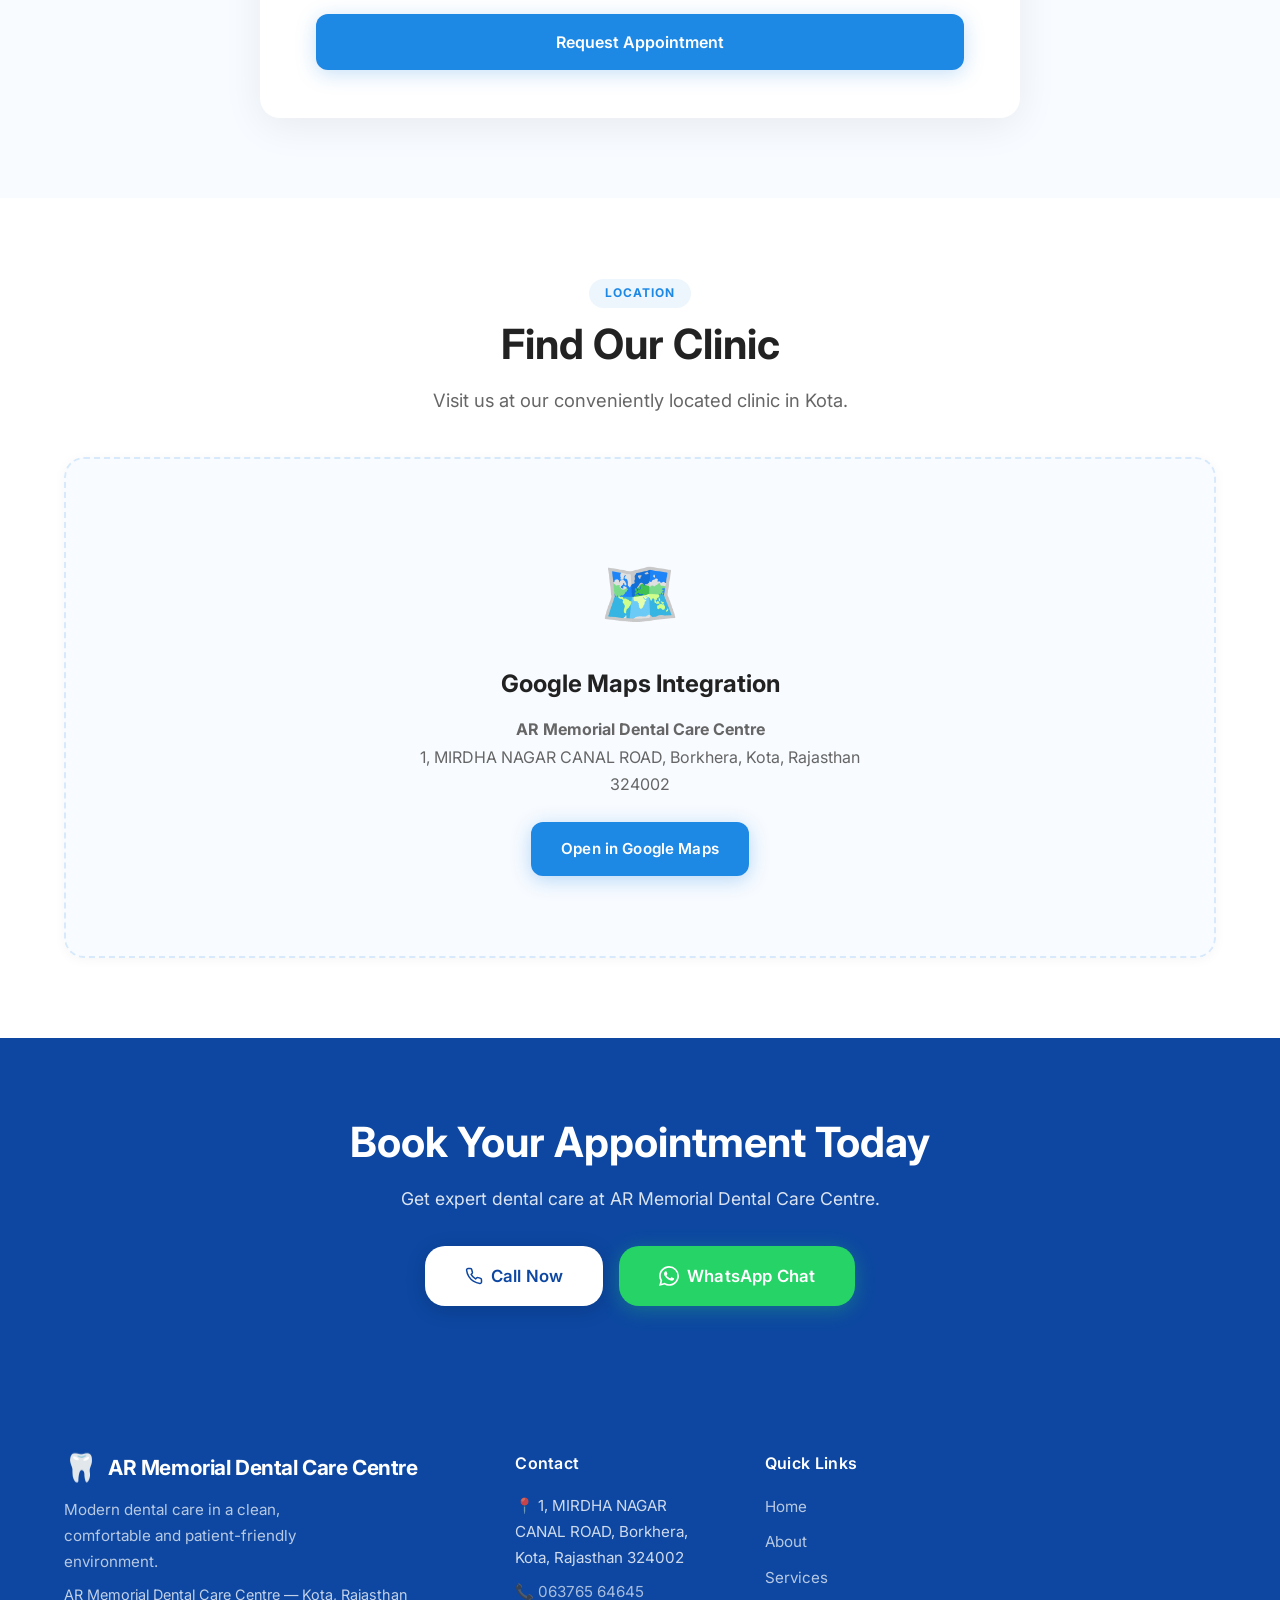
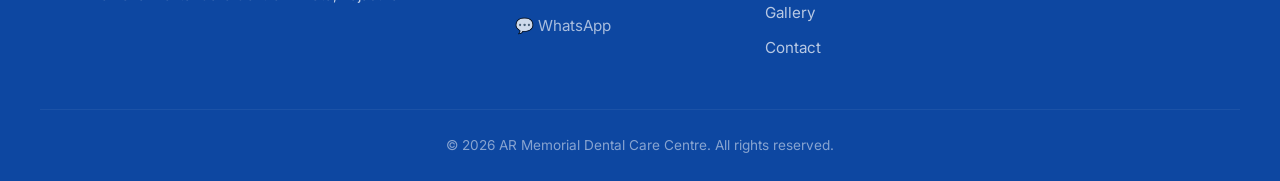
<file: contact.html>
<!DOCTYPE html>
<html lang="en">
<head>
    <meta charset="UTF-8" />
    <meta name="viewport" content="width=device-width, initial-scale=1.0" />
    <title>Contact AR Memorial Dental Care Centre | Best Dentist in Kota</title>
    <link rel="stylesheet" href="style.css" />
    <link rel="preconnect" href="https://fonts.googleapis.com" />
    <link rel="preconnect" href="https://fonts.gstatic.com" crossorigin />
    <link href="https://fonts.googleapis.com/css2?family=Inter:opsz,wght@14..32,300;14..32,400;14..32,500;14..32,600;14..32,700;14..32,800&display=swap" rel="stylesheet" />
</head>
<body>

    <!-- ========== HEADER ========== -->
    <header class="header">
        <div class="container header-inner">
            <a href="index.html" class="logo">
                <span class="logo-icon">🦷</span>
                <span class="logo-text">AR Memorial Dental Care Centre</span>
            </a>
            <nav class="nav" id="mainNav">
                <ul class="nav-list">
                    <li><a href="index.html">Home</a></li>
                    <li><a href="about.html">About</a></li>
                    <li><a href="services.html">Services</a></li>
                    <li><a href="gallery.html">Gallery</a></li>
                    <li><a href="contact.html" class="active">Contact</a></li>
                </ul>
            </nav>
            <a href="contact.html" class="btn btn-primary btn-appointment">Book Appointment</a>
            <button class="hamburger" id="hamburgerBtn" aria-label="Toggle navigation">
                <span></span><span></span><span></span>
            </button>
        </div>
    </header>

    <!-- ========== CONTACT HERO ========== -->
    <section class="page-hero" id="contact-hero" style="background-image: url('https://images.unsplash.com/photo-1588337365216-dc76d8062fe8?w=1600&q=80'); background-size: cover; background-position: center;">
        <div class="page-hero-overlay" style="background: linear-gradient(135deg, rgba(13, 71, 161, 0.85) 0%, rgba(13, 71, 161, 0.55) 100%);">
            <div class="container page-hero-content">
                <span class="hero-badge">Get in Touch</span>
                <h1 class="page-hero-title">Contact AR Memorial Dental Care Centre</h1>
                <p class="page-hero-subtitle">We Are Here to Help You Achieve a Healthier Smile</p>
                <p class="page-hero-text" style="max-width: 640px; margin: 16px auto 0; font-size: 1.05rem; opacity: 0.9; line-height: 1.7;">
                    Have questions or ready to book your appointment? Reach out to us today. Our friendly team is here to assist you with all your dental care needs.
                </p>
            </div>
        </div>
    </section>

    <!-- ========== CONTACT INFORMATION ========== -->
    <section class="contact-info-section">
        <div class="container">
            <div class="contact-info-grid">
                <div class="contact-info-card">
                    <div class="contact-info-icon">📞</div>
                    <h3 class="contact-info-title">Phone</h3>
                    <p class="contact-info-detail"><a href="tel:06376564645">063765 64645</a></p>
                </div>
                <div class="contact-info-card">
                    <div class="contact-info-icon">💬</div>
                    <h3 class="contact-info-title">WhatsApp</h3>
                    <p class="contact-info-detail"><a href="https://wa.me/919829144567" target="_blank">063765 64645</a></p>
                </div>
                <div class="contact-info-card">
                    <div class="contact-info-icon">📍</div>
                    <h3 class="contact-info-title">Address</h3>
                    <p class="contact-info-detail">1, MIRDHA NAGAR CANAL ROAD, Borkhera, Kota, Rajasthan 324002</p>
                </div>
                <div class="contact-info-card">
                    <div class="contact-info-icon">🕐</div>
                    <h3 class="contact-info-title">Working Hours</h3>
                    <p class="contact-info-detail">
                        <strong>Open Daily</strong><br />
                        Closes at 9:00 PM<br />
                        <em>Appointments Recommended</em>
                    </p>
                </div>
            </div>
        </div>
    </section>

    <!-- ========== CONTACT FORM ========== -->
    <section class="contact-form-section">
        <div class="container">
            <div class="contact-form-wrapper">
                <div class="contact-form-container" style="max-width: 760px; margin: 0 auto; width: 100%;">
                    <span class="section-tag">Book Your Visit</span>
                    <h2 class="section-title">Request an Appointment</h2>
                    <p class="contact-form-text" style="color: var(--text-secondary); margin-bottom: 28px;">
                        Fill out the form below and our team will get back to you within 24 hours to confirm your appointment.
                    </p>

                    <form id="appointmentForm" class="contact-form">
                        <div class="form-row">
                            <div class="form-group">
                                <label for="fullName">Full Name <span class="required">*</span></label>
                                <input type="text" id="fullName" name="fullName" placeholder="Enter your full name" required />
                            </div>
                            <div class="form-group">
                                <label for="phoneNumber">Phone Number <span class="required">*</span></label>
                                <input type="tel" id="phoneNumber" name="phoneNumber" placeholder="Enter your phone number" required />
                            </div>
                        </div>
                        <div class="form-row">
                            <div class="form-group">
                                <label for="emailAddress">Email Address</label>
                                <input type="email" id="emailAddress" name="emailAddress" placeholder="Enter your email address" />
                            </div>
                            <div class="form-group">
                                <label for="treatmentRequired">Treatment Required</label>
                                <select id="treatmentRequired" name="treatmentRequired">
                                    <option value="">Select a treatment</option>
                                    <option value="Dental Implants">Dental Implants</option>
                                    <option value="Root Canal Treatment">Root Canal Treatment</option>
                                    <option value="Teeth Whitening">Teeth Whitening</option>
                                    <option value="Cosmetic Dentistry">Cosmetic Dentistry</option>
                                    <option value="Orthodontic Treatment">Orthodontic Treatment</option>
                                    <option value="Emergency Dental Care">Emergency Dental Care</option>
                                    <option value="Pediatric Dentistry">Pediatric Dentistry</option>
                                    <option value="Laser Dentistry">Laser Dentistry</option>
                                    <option value="General Checkup">General Checkup</option>
                                    <option value="Other">Other</option>
                                </select>
                            </div>
                        </div>
                        <div class="form-group">
                            <label for="message">Message</label>
                            <textarea id="message" name="message" rows="4" placeholder="Tell us about your dental concerns or questions..."></textarea>
                        </div>
                        <button type="submit" class="btn-submit" id="submitBtn">Request Appointment</button>
                    </form>

                    <div id="formStatus" style="margin-top: 20px; text-align: center; font-weight: 500; display: none;"></div>
                </div>
            </div>
        </div>
    </section>

    <!-- ========== GOOGLE MAP PLACEHOLDER ========== -->
    <section class="map-section">
        <div class="container">
            <div class="map-header">
                <span class="section-tag">Location</span>
                <h2 class="section-title">Find Our Clinic</h2>
                <p class="section-subtitle" style="margin-top: 8px;">
                    Visit us at our conveniently located clinic in Kota.
                </p>
            </div>
            <div class="map-container">
                <div class="map-placeholder">
                    <div class="map-placeholder-content">
                        <span class="map-icon">🗺️</span>
                        <h3 class="map-placeholder-title">Google Maps Integration</h3>
                        <p class="map-placeholder-text">
                            <strong>AR Memorial Dental Care Centre</strong><br />
                            1, MIRDHA NAGAR CANAL ROAD, Borkhera, Kota, Rajasthan 324002
                        </p>
                        <div class="map-placeholder-buttons">
                            <a href="https://maps.google.com/maps?q=1+Mirdha+Nagar+Canal+Road+Borkhera+Kota+Rajasthan" target="_blank" class="btn btn-primary">Open in Google Maps</a>
                        </div>
                    </div>
                </div>
            </div>
        </div>
    </section>

    <!-- ========== CALL TO ACTION ========== -->
    <section class="cta">
        <div class="container cta-inner">
            <h2 class="cta-title">Book Your Appointment Today</h2>
            <p class="cta-text">
                Get expert dental care at AR Memorial Dental Care Centre.
            </p>
            <div class="cta-buttons">
                <a href="tel:06376564645" class="btn btn-primary btn-lg">
                    <svg width="18" height="18" viewBox="0 0 24 24" fill="none" stroke="currentColor" stroke-width="2" stroke-linecap="round" stroke-linejoin="round">
                        <path d="M22 16.92v3a2 2 0 01-2.18 2 19.79 19.79 0 01-8.63-3.07 19.5 19.5 0 01-6-6 19.79 19.79 0 01-3.07-8.67A2 2 0 014.11 2h3a2 2 0 012 1.72 12.84 12.84 0 00.7 2.81 2 2 0 01-.45 2.11L8.09 9.91a16 16 0 006 6l1.27-1.27a2 2 0 012.11-.45 12.84 12.84 0 002.81.7A2 2 0 0122 16.92z" />
                    </svg>
                    Call Now
                </a>
                <a href="https://wa.me/919829144567" target="_blank" class="btn btn-whatsapp btn-lg">
                    <svg width="20" height="20" viewBox="0 0 24 24" fill="none" xmlns="http://www.w3.org/2000/svg">
                        <path d="M17.472 14.382c-.297-.149-1.758-.867-2.03-.967-.273-.099-.471-.148-.67.15-.197.297-.767.966-.94 1.164-.173.199-.347.223-.644.075-.297-.15-1.255-.463-2.39-1.475-.883-.788-1.48-1.761-1.653-2.059-.173-.297-.018-.458.13-.606.134-.133.298-.347.446-.52.149-.174.198-.298.298-.497.099-.198.05-.371-.025-.52-.075-.149-.669-1.612-.916-2.207-.242-.579-.487-.5-.669-.51-.173-.008-.371-.01-.57-.01-.198 0-.52.074-.792.372-.272.297-1.04 1.016-1.04 2.479 0 1.462 1.065 2.875 1.213 3.074.149.198 2.096 3.2 5.077 4.487.709.306 1.262.489 1.694.625.712.227 1.36.195 1.871.118.571-.085 1.758-.719 2.006-1.413.248-.694.248-1.289.173-1.413-.074-.124-.272-.198-.57-.347m-5.421 7.403h-.004a9.87 9.87 0 01-5.031-1.378l-.361-.214-3.741.982.998-3.648-.235-.374a9.86 9.86 0 01-1.51-5.26c.001-5.45 4.436-9.884 9.888-9.884 2.64 0 5.122 1.03 6.988 2.898a9.825 9.825 0 012.893 6.994c-.003 5.45-4.437 9.884-9.885 9.884m8.413-18.297A11.815 11.815 0 0012.05 0C5.495 0 .16 5.335.157 11.892c0 2.096.547 4.142 1.588 5.945L.057 24l6.305-1.654a11.882 11.882 0 005.683 1.448h.005c6.554 0 11.89-5.335 11.893-11.893a11.821 11.821 0 00-3.48-8.413z" fill="currentColor"/>
                    </svg>
                    WhatsApp Chat
                </a>
            </div>
        </div>
    </section>

    <!-- ========== FOOTER ========== -->
    <footer class="footer" id="contact">
        <div class="container footer-inner">
            <div class="footer-brand">
                <a href="index.html" class="logo">
                    <span class="logo-icon">🦷</span>
                    <span class="logo-text">AR Memorial Dental Care Centre</span>
                </a>
                <p class="footer-tagline">
                    Modern dental care in a clean, comfortable and patient-friendly environment.
                </p>
                <p class="footer-doctor" style="opacity: 0.75; font-size: 0.9rem; margin-top: 8px;">
                    AR Memorial Dental Care Centre — Kota, Rajasthan
                </p>
            </div>
            <div class="footer-contact">
                <h4 class="footer-heading">Contact</h4>
                <p class="footer-address">📍 1, MIRDHA NAGAR CANAL ROAD, Borkhera, Kota, Rajasthan 324002</p>
                <p class="footer-phone">📞 <a href="tel:06376564645">063765 64645</a></p>
                <p class="footer-whatsapp">💬 <a href="https://wa.me/919829144567" target="_blank">WhatsApp</a></p>
            </div>
            <div class="footer-links">
                <h4 class="footer-heading">Quick Links</h4>
                <ul>
                    <li><a href="index.html">Home</a></li>
                    <li><a href="about.html">About</a></li>
                    <li><a href="services.html">Services</a></li>
                    <li><a href="gallery.html">Gallery</a></li>
                    <li><a href="contact.html">Contact</a></li>
                </ul>
            </div>
        </div>
        <div class="footer-bottom">
            <div class="container">
                <p class="footer-copy">
                    &copy; 2026 AR Memorial Dental Care Centre. All rights reserved.
                </p>
            </div>
        </div>
    </footer>

    <!-- ========== FORM SUBMISSION JAVASCRIPT ========== -->
    <script>
        document.addEventListener('DOMContentLoaded', function() {
            // Navigation
            const hamburger = document.getElementById('hamburgerBtn');
            const nav = document.getElementById('mainNav');

            if (hamburger && nav) {
                hamburger.addEventListener('click', function() {
                    hamburger.classList.toggle('open');
                    nav.classList.toggle('open');
                });

                const navLinks = nav.querySelectorAll('a');
                navLinks.forEach(function(link) {
                    link.addEventListener('click', function() {
                        hamburger.classList.remove('open');
                        nav.classList.remove('open');
                    });
                });
            }

            // Form submission
            const form = document.getElementById('appointmentForm');
            const statusDiv = document.getElementById('formStatus');
            const submitBtn = document.getElementById('submitBtn');

            if (form) {
                const SCRIPT_URL = 'https://script.google.com/macros/s/AKfycbxkJglHdX8EkjkjMRbDH_q9vYbsPlwMrC_7dPYoKbK4V-ggnM1JPsTwECFqEGPN4zxISw/exec';

                form.addEventListener('submit', function(e) {
                    e.preventDefault();

                    const formData = {
                        fullName: document.getElementById('fullName').value.trim(),
                        phoneNumber: document.getElementById('phoneNumber').value.trim(),
                        emailAddress: document.getElementById('emailAddress').value.trim(),
                        treatmentRequired: document.getElementById('treatmentRequired').value,
                        message: document.getElementById('message').value.trim()
                    };

                    if (!formData.fullName || !formData.phoneNumber) {
                        showStatus('Please fill in all required fields.', 'error');
                        return;
                    }

                    submitBtn.disabled = true;
                    submitBtn.textContent = 'Submitting...';
                    showStatus('Sending your request...', 'info');

                    fetch(SCRIPT_URL, {
                        method: 'POST',
                        mode: 'no-cors',
                        headers: {
                            'Content-Type': 'application/json'
                        },
                        body: JSON.stringify(formData)
                    })
                    .then(function(response) {
                        showStatus('✅ Form submitted successfully! We\'ll contact you within 24 hours.', 'success');
                        form.reset();
                        submitBtn.disabled = false;
                        submitBtn.textContent = 'Request Appointment';
                    })
                    .catch(function(error) {
                        showStatus('❌ Error submitting form. Please try again or call us directly.', 'error');
                        submitBtn.disabled = false;
                        submitBtn.textContent = 'Request Appointment';
                    });
                });

                function showStatus(message, type) {
                    statusDiv.style.display = 'block';
                    statusDiv.textContent = message;
                    var color = '#666';
                    if (type === 'error') { color = '#E53935'; }
                    else if (type === 'success') { color = '#00A86B'; }
                    else if (type === 'info') { color = '#1E88E5'; }
                    statusDiv.style.color = color;
                    statusDiv.style.fontWeight = type === 'error' ? '600' : '500';
                }
            }
        });
    </script>
</body>
</html>
</file>
<file: style.css>
﻿/* ============================================================
   PREMIUM DENTAL CLINIC — COMPLETE REDESIGN
   Modern · Trustworthy · Conversion-Focused
   ============================================================ */

/* ----- ROOT VARIABLES ----- */
:root {
    /* Colours */
    --primary: #1E88E5;
    --primary-dark: #1565C0;
    --primary-darker: #0D47A1;
    --primary-light: #64B5F6;
    --primary-bg: #EAF4FF;
    --page-bg: #F8FBFF;
    --white: #FFFFFF;
    --text-dark: #222222;
    --text-secondary: #666666;
    --text-light: #888888;
    --success: #00A86B;

    /* Shadows — premium soft layering */
    --shadow-sm: 0 2px 12px rgba(0, 0, 0, 0.04);
    --shadow-md: 0 8px 40px rgba(0, 0, 0, 0.07);
    --shadow-lg: 0 16px 64px rgba(0, 0, 0, 0.10);
    --shadow-xl: 0 24px 80px rgba(0, 0, 0, 0.14);

    /* Border radii */
    --radius-sm: 8px;
    --radius: 12px;
    --radius-lg: 20px;
    --radius-xl: 28px;

    /* Transitions */
    --transition: 0.3s cubic-bezier(0.4, 0, 0.2, 1);
    --transition-slow: 0.5s cubic-bezier(0.4, 0, 0.2, 1);
    --transition-bounce: 0.5s cubic-bezier(0.34, 1.56, 0.64, 1);

    /* Typography */
    --font: 'Inter', -apple-system, BlinkMacSystemFont, 'Segoe UI', Roboto, Helvetica, Arial, sans-serif;
    --max-width: 1200px;
    --header-height: 80px;
    --section-spacing: 80px;
    --section-spacing-mobile: 60px;
}

/* ----- RESET & BASE ----- */
*,
*::before,
*::after {
    margin: 0;
    padding: 0;
    box-sizing: border-box;
}

html {
    scroll-behavior: smooth;
    -webkit-font-smoothing: antialiased;
    -moz-osx-font-smoothing: grayscale;
}

body {
    font-family: var(--font);
    color: var(--text-dark);
    background: var(--page-bg);
    line-height: 1.7;
    overflow-x: hidden;
}

img {
    max-width: 100%;
    display: block;
    height: auto;
}

a {
    text-decoration: none;
    color: inherit;
    transition: var(--transition);
}

ul {
    list-style: none;
}

/* ----- CONTAINER ----- */
.container {
    max-width: var(--max-width);
    margin: 0 auto;
    padding: 0 24px;
}

/* ============================================================
   TYPOGRAPHY SYSTEM
   ============================================================ */
.section-tag {
    display: inline-block;
    font-size: 0.75rem;
    font-weight: 700;
    letter-spacing: 0.08em;
    text-transform: uppercase;
    color: var(--primary);
    background: rgba(30, 136, 229, 0.08);
    padding: 4px 16px;
    border-radius: 50px;
    margin-bottom: 12px;
}

.section-title {
    font-size: 2.6rem;
    font-weight: 700;
    line-height: 1.2;
    color: var(--text-dark);
    margin-bottom: 16px;
}

.section-subtitle {
    font-size: 1.15rem;
    color: var(--text-secondary);
    max-width: 600px;
    margin: 0 auto;
}

/* ============================================================
   BUTTON SYSTEM
   ============================================================ */
.btn {
    display: inline-flex;
    align-items: center;
    justify-content: center;
    gap: 8px;
    font-family: var(--font);
    font-weight: 600;
    font-size: 0.95rem;
    padding: 14px 30px;
    border-radius: var(--radius);
    border: none;
    cursor: pointer;
    transition: var(--transition);
    text-align: center;
    white-space: nowrap;
    position: relative;
    overflow: hidden;
    letter-spacing: 0.01em;
}

/* Ripple overlay */
.btn::after {
    content: '';
    position: absolute;
    inset: 0;
    background: rgba(255, 255, 255, 0.12);
    opacity: 0;
    transition: var(--transition);
}

.btn:hover::after {
    opacity: 1;
}

.btn:hover {
    transform: scale(1.04) translateY(-3px);
    box-shadow: var(--shadow-lg);
}

.btn:active {
    transform: scale(0.97);
}

.btn-primary {
    background: var(--primary);
    color: var(--white);
    box-shadow: 0 4px 20px rgba(30, 136, 229, 0.30);
}

.btn-primary:hover {
    background: var(--primary-dark);
    box-shadow: 0 8px 32px rgba(30, 136, 229, 0.40);
}

.btn-secondary {
    background: var(--white);
    color: var(--primary);
    border: 2px solid var(--primary);
}

.btn-secondary:hover {
    background: var(--primary);
    color: var(--white);
    border-color: var(--primary);
}

.btn-whatsapp {
    background: #25D366;
    color: var(--white);
    box-shadow: 0 4px 20px rgba(37, 211, 102, 0.30);
}

.btn-whatsapp:hover {
    background: #1DA851;
    box-shadow: 0 8px 32px rgba(37, 211, 102, 0.40);
}

.btn-lg {
    padding: 16px 40px;
    font-size: 1.05rem;
    border-radius: var(--radius-lg);
}

.btn-appointment {
    padding: 10px 24px;
    font-size: 0.9rem;
    flex-shrink: 0;
}

/* ----- Floating WhatsApp (fixed) ----- */
.whatsapp-float {
    position: fixed;
    bottom: 28px;
    right: 28px;
    z-index: 999;
    display: flex;
    align-items: center;
    justify-content: center;
    width: 60px;
    height: 60px;
    border-radius: 50%;
    background: #25D366;
    color: var(--white);
    font-size: 2rem;
    box-shadow: 0 4px 24px rgba(37, 211, 102, 0.40);
    transition: var(--transition);
    animation: pulse-whatsapp 2.5s ease-in-out infinite;
}

.whatsapp-float:hover {
    transform: scale(1.10) translateY(-4px);
    box-shadow: 0 8px 40px rgba(37, 211, 102, 0.55);
}

@keyframes pulse-whatsapp {
    0%,
    100% {
        box-shadow: 0 4px 24px rgba(37, 211, 102, 0.40);
    }
    50% {
        box-shadow: 0 4px 40px rgba(37, 211, 102, 0.65);
    }
}

/* ============================================================
   HEADER / NAVIGATION
   ============================================================ */
.header {
    position: sticky;
    top: 0;
    z-index: 1000;
    background: rgba(255, 255, 255, 0.92);
    backdrop-filter: blur(12px);
    -webkit-backdrop-filter: blur(12px);
    box-shadow: 0 1px 0 rgba(0, 0, 0, 0.04);
    transition: var(--transition);
    height: var(--header-height);
}

.header.scrolled {
    box-shadow: var(--shadow-sm);
}

.header-inner {
    display: flex;
    align-items: center;
    justify-content: space-between;
    height: 100%;
    gap: 20px;
}

.logo {
    display: flex;
    align-items: center;
    gap: 10px;
    font-weight: 700;
    font-size: 1.3rem;
    color: var(--primary-darker);
    flex-shrink: 0;
}

.logo-icon {
    font-size: 1.7rem;
    line-height: 1;
}

.logo-text {
    letter-spacing: -0.02em;
}

.nav {
    display: flex;
    align-items: center;
}

.nav-list {
    display: flex;
    align-items: center;
    gap: 32px;
}

.nav-list a {
    font-weight: 500;
    font-size: 0.95rem;
    color: var(--text-dark);
    padding: 6px 0;
    position: relative;
    transition: var(--transition);
}

/* Underline hover & active */
.nav-list a::after {
    content: '';
    position: absolute;
    bottom: -2px;
    left: 0;
    width: 0;
    height: 2.5px;
    background: var(--primary);
    border-radius: 4px;
    transition: var(--transition);
}

.nav-list a:hover::after,
.nav-list a.active::after {
    width: 100%;
}

.nav-list a:hover {
    color: var(--primary);
}

.nav-list a.active {
    color: var(--primary);
}

/* Hamburger (hidden on desktop) */
.hamburger {
    display: none;
    flex-direction: column;
    gap: 5px;
    background: none;
    border: none;
    cursor: pointer;
    padding: 6px;
    z-index: 1001;
}

.hamburger span {
    display: block;
    width: 28px;
    height: 2.5px;
    background: var(--text-dark);
    border-radius: 4px;
    transition: var(--transition);
    transform-origin: center;
}

.hamburger.open span:nth-child(1) {
    transform: rotate(45deg) translate(5px, 5px);
}

.hamburger.open span:nth-child(2) {
    opacity: 0;
}

.hamburger.open span:nth-child(3) {
    transform: rotate(-45deg) translate(5px, -5px);
}

/* ============================================================
   HERO SECTION
   ============================================================ */
.hero {
    position: relative;
    min-height: 90vh;
    display: flex;
    align-items: center;
    background-size: cover;
    background-position: center;
    background-repeat: no-repeat;
    overflow: hidden;
}

.hero-overlay {
    position: absolute;
    inset: 0;
    background: linear-gradient(135deg, rgba(13, 71, 161, 0.70) 0%, rgba(13, 71, 161, 0.30) 100%);
    display: flex;
    align-items: center;
}

.hero-content {
    position: relative;
    z-index: 2;
    max-width: 720px;
    color: var(--white);
    padding: 40px 0;
}

.hero-badge {
    display: inline-block;
    font-size: 0.75rem;
    font-weight: 700;
    letter-spacing: 0.05em;
    text-transform: uppercase;
    background: rgba(255, 255, 255, 0.15);
    backdrop-filter: blur(4px);
    padding: 6px 18px;
    border-radius: 50px;
    margin-bottom: 20px;
}

.hero-title {
    font-size: 3.6rem;
    font-weight: 800;
    line-height: 1.08;
    margin-bottom: 16px;
}

.hero-subtitle {
    font-size: 1.3rem;
    font-weight: 400;
    opacity: 0.92;
    margin-bottom: 12px;
}

.hero-doctor {
    font-size: 1.05rem;
    opacity: 0.95;
    display: flex;
    flex-wrap: wrap;
    align-items: center;
    gap: 6px 12px;
    margin-bottom: 32px;
}

.hero-doctor .highlight {
    font-weight: 700;
    color: #FFD54F;
    background: rgba(255, 213, 79, 0.15);
    padding: 2px 12px;
    border-radius: 50px;
}

.hero-doctor .separator {
    opacity: 0.5;
}

.hero-buttons {
    display: flex;
    flex-wrap: wrap;
    gap: 16px;
}

.hero-buttons .btn {
    min-width: 180px;
}

/* ============================================================
   PAGE HERO (inner pages)
   ============================================================ */
.page-hero {
    position: relative;
    min-height: 50vh;
    display: flex;
    align-items: center;
    background-size: cover;
    background-position: center;
    background-repeat: no-repeat;
}

.page-hero-overlay {
    position: absolute;
    inset: 0;
    background: linear-gradient(135deg, rgba(13, 71, 161, 0.80) 0%, rgba(13, 71, 161, 0.40) 100%);
    display: flex;
    align-items: center;
}

.page-hero-content {
    position: relative;
    z-index: 2;
    max-width: 720px;
    color: var(--white);
    padding: 60px 0;
    text-align: center;
    margin: 0 auto;
}

.page-hero-title {
    font-size: 3rem;
    font-weight: 800;
    line-height: 1.1;
    margin-bottom: 12px;
}

.page-hero-subtitle {
    font-size: 1.3rem;
    font-weight: 400;
    opacity: 0.92;
}

/* ============================================================
   SECTIONS (common spacing)
   ============================================================ */
.about,
.services,
.trust,
.why-choose,
.doctor-profile,
.clinic-interior,
.services-detail,
.gallery-grid-section,
.contact-info-section,
.contact-form-section,
.map-section,
.faq-section,
.testimonials-section {
    padding: var(--section-spacing) 0;
}

/* ============================================================
   ABOUT (Home preview)
   ============================================================ */
.about {
    background: var(--white);
}

.about-inner {
    display: grid;
    grid-template-columns: 1fr 1fr;
    gap: 60px;
    align-items: center;
}

.about-image img {
    width: 100%;
    border-radius: var(--radius-lg);
    box-shadow: var(--shadow-md);
    object-fit: cover;
    aspect-ratio: 4 / 5;
    transition: var(--transition-slow);
}

.about-image img:hover {
    transform: scale(1.02);
    box-shadow: var(--shadow-lg);
}

.about-content .section-title {
    margin-bottom: 20px;
}

.about-text {
    font-size: 1.05rem;
    color: var(--text-secondary);
    margin-bottom: 28px;
    line-height: 1.7;
}

.about-stats {
    display: grid;
    grid-template-columns: repeat(3, 1fr);
    gap: 16px;
    margin-bottom: 32px;
}

.stat-item {
    background: var(--page-bg);
    padding: 20px 12px;
    border-radius: var(--radius);
    text-align: center;
    box-shadow: var(--shadow-sm);
    transition: var(--transition);
    border: 1px solid transparent;
}

.stat-item:hover {
    transform: translateY(-6px);
    box-shadow: var(--shadow-md);
    border-color: var(--primary-light);
}

.stat-number {
    display: block;
    font-size: 2rem;
    font-weight: 700;
    color: var(--primary);
    line-height: 1.2;
}

.stat-label {
    display: block;
    font-size: 0.85rem;
    color: var(--text-secondary);
    font-weight: 500;
    margin-top: 4px;
}

/* ============================================================
   SERVICES (Home preview)
   ============================================================ */
.services {
    background: var(--page-bg);
}

.services-header {
    text-align: center;
    margin-bottom: 48px;
}

.services-preview-image {
    margin-bottom: 48px;
    border-radius: var(--radius-lg);
    overflow: hidden;
    box-shadow: var(--shadow-sm);
    transition: var(--transition);
}

.services-preview-image img {
    width: 100%;
    object-fit: cover;
    max-height: 280px;
    transition: var(--transition-slow);
}

.services-preview-image:hover img {
    transform: scale(1.04);
}

.services-grid {
    display: grid;
    grid-template-columns: repeat(3, 1fr);
    gap: 30px;
    margin-bottom: 48px;
}

.service-card {
    background: var(--white);
    padding: 32px 24px 28px;
    border-radius: var(--radius-lg);
    box-shadow: var(--shadow-sm);
    border: 1px solid rgba(0, 0, 0, 0.04);
    transition: var(--transition);
    text-align: center;
    display: flex;
    flex-direction: column;
    align-items: center;
    height: 100%;
}

.service-card:hover {
    transform: translateY(-10px);
    box-shadow: var(--shadow-lg);
    border-color: var(--primary-light);
}

.service-icon {
    font-size: 3rem;
    margin-bottom: 14px;
    display: block;
}

.service-name {
    font-size: 1.2rem;
    font-weight: 700;
    color: var(--text-dark);
    margin-bottom: 8px;
}

.service-desc {
    font-size: 0.95rem;
    color: var(--text-secondary);
    line-height: 1.6;
}

.services-cta {
    text-align: center;
}

/* ============================================================
   TRUST (Patient Trust)
   ============================================================ */
.trust {
    background: var(--white);
}

.trust-inner {
    display: grid;
    grid-template-columns: 1fr 1fr;
    gap: 60px;
    align-items: center;
}

.trust-image img {
    width: 100%;
    border-radius: var(--radius-lg);
    box-shadow: var(--shadow-md);
    object-fit: cover;
    aspect-ratio: 4 / 3;
    transition: var(--transition-slow);
}

.trust-image img:hover {
    transform: scale(1.02);
    box-shadow: var(--shadow-lg);
}

.trust-content .section-tag {
    margin-bottom: 12px;
}

.trust-title {
    font-size: 2.4rem;
    font-weight: 700;
    line-height: 1.2;
    color: var(--text-dark);
    margin-bottom: 8px;
}

.trust-highlight {
    font-size: 1.3rem;
    font-weight: 600;
    color: var(--primary);
    margin-bottom: 16px;
}

.trust-text {
    font-size: 1rem;
    color: var(--text-secondary);
    line-height: 1.7;
    margin-bottom: 24px;
}

.trust-rating {
    display: flex;
    align-items: center;
    gap: 16px;
    flex-wrap: wrap;
}

.stars {
    font-size: 1.4rem;
    letter-spacing: 2px;
    color: #F5A623;
}

.rating-text {
    font-weight: 500;
    color: var(--text-secondary);
}

/* ============================================================
   TESTIMONIALS
   ============================================================ */
.testimonials-section {
    background: var(--page-bg);
}

.testimonials-header {
    text-align: center;
    margin-bottom: 48px;
}

.testimonials-grid {
    display: grid;
    grid-template-columns: repeat(3, 1fr);
    gap: 30px;
}

.testimonial-card {
    background: var(--white);
    padding: 32px 28px;
    border-radius: var(--radius-lg);
    box-shadow: var(--shadow-sm);
    transition: var(--transition);
    border: 1px solid transparent;
}

.testimonial-card:hover {
    transform: translateY(-6px);
    box-shadow: var(--shadow-md);
    border-color: var(--primary-light);
}

.testimonial-stars {
    color: #F5A623;
    font-size: 1.1rem;
    letter-spacing: 2px;
    margin-bottom: 12px;
}

.testimonial-text {
    font-size: 1rem;
    color: var(--text-secondary);
    line-height: 1.6;
    margin-bottom: 16px;
}

.testimonial-author {
    font-weight: 600;
    color: var(--text-dark);
}

.testimonial-role {
    font-size: 0.85rem;
    color: var(--text-light);
}

/* ============================================================
   FAQ SECTION
   ============================================================ */
.faq-section {
    background: var(--white);
}

.faq-header {
    text-align: center;
    margin-bottom: 48px;
}

.faq-list {
    max-width: 800px;
    margin: 0 auto;
}

.faq-item {
    border-bottom: 1px solid rgba(0, 0, 0, 0.06);
    padding: 20px 0;
}

.faq-item:last-child {
    border-bottom: none;
}

.faq-question {
    display: flex;
    justify-content: space-between;
    align-items: center;
    cursor: pointer;
    font-weight: 600;
    font-size: 1.1rem;
    color: var(--text-dark);
    padding: 4px 0;
    transition: var(--transition);
}

.faq-question:hover {
    color: var(--primary);
}

.faq-question .faq-toggle {
    font-size: 1.4rem;
    transition: var(--transition);
}

.faq-item.active .faq-toggle {
    transform: rotate(45deg);
    color: var(--primary);
}

.faq-answer {
    max-height: 0;
    overflow: hidden;
    transition: var(--transition);
    color: var(--text-secondary);
    font-size: 0.98rem;
    line-height: 1.6;
}

.faq-item.active .faq-answer {
    max-height: 200px;
    padding-top: 12px;
}

/* ============================================================
   CTA
   ============================================================ */
.cta {
    padding: 80px 0;
    background: var(--primary-darker);
    color: var(--white);
    text-align: center;
}

.cta-inner {
    max-width: 680px;
    margin: 0 auto;
}

.cta-title {
    font-size: 2.6rem;
    font-weight: 700;
    line-height: 1.2;
    margin-bottom: 16px;
}

.cta-text {
    font-size: 1.1rem;
    opacity: 0.85;
    margin-bottom: 32px;
}

.cta-buttons {
    display: flex;
    flex-wrap: wrap;
    justify-content: center;
    gap: 16px;
}

.cta-buttons .btn-primary {
    background: var(--white);
    color: var(--primary-darker);
    box-shadow: 0 4px 20px rgba(0, 0, 0, 0.15);
}

.cta-buttons .btn-primary:hover {
    background: #f0f4ff;
    box-shadow: 0 8px 32px rgba(0, 0, 0, 0.25);
}

.cta-buttons .btn-whatsapp {
    background: #25D366;
    color: var(--white);
}

.cta-buttons .btn-whatsapp:hover {
    background: #1DA851;
}

/* ============================================================
   FOOTER
   ============================================================ */
.footer {
    background: var(--primary-darker);
    color: var(--white);
    padding-top: 64px;
}

.footer-inner {
    display: grid;
    grid-template-columns: 2fr 1fr 1fr 1fr;
    gap: 48px;
    padding-bottom: 48px;
    border-bottom: 1px solid rgba(255, 255, 255, 0.06);
}

.footer-brand .logo {
    color: var(--white);
    margin-bottom: 12px;
}

.footer-tagline {
    font-size: 0.95rem;
    opacity: 0.7;
    max-width: 280px;
}

.footer-heading {
    font-size: 1rem;
    font-weight: 600;
    margin-bottom: 16px;
    letter-spacing: 0.02em;
}

.footer-contact p {
    margin-bottom: 8px;
    font-size: 0.95rem;
    opacity: 0.8;
}

.footer-contact a {
    opacity: 0.8;
    transition: var(--transition);
}

.footer-contact a:hover {
    opacity: 1;
    color: #FFD54F;
}

.footer-links ul {
    display: flex;
    flex-direction: column;
    gap: 8px;
}

.footer-links a {
    font-size: 0.95rem;
    opacity: 0.7;
    transition: var(--transition);
}

.footer-links a:hover {
    opacity: 1;
    color: #FFD54F;
    padding-left: 4px;
}

.footer-social {
    display: flex;
    gap: 12px;
    margin-top: 12px;
}

.footer-social a {
    display: flex;
    align-items: center;
    justify-content: center;
    width: 40px;
    height: 40px;
    border-radius: 50%;
    background: rgba(255, 255, 255, 0.08);
    color: var(--white);
    font-size: 1.1rem;
    transition: var(--transition);
}

.footer-social a:hover {
    background: var(--primary);
    transform: translateY(-3px);
}

.footer-bottom {
    padding: 24px 0;
}

.footer-copy {
    font-size: 0.85rem;
    text-align: center;
    opacity: 0.5;
}

/* ============================================================
   ABOUT PAGE
   ============================================================ */
.doctor-profile {
    background: var(--white);
}

.doctor-profile-inner {
    display: grid;
    grid-template-columns: 1fr 1fr;
    gap: 60px;
    align-items: center;
}

.doctor-profile-image img {
    width: 100%;
    border-radius: var(--radius-lg);
    box-shadow: var(--shadow-md);
    object-fit: cover;
    aspect-ratio: 4 / 5;
    transition: var(--transition-slow);
}

.doctor-profile-image img:hover {
    transform: scale(1.02);
    box-shadow: var(--shadow-lg);
}

.doctor-profile-content .section-title {
    margin-bottom: 8px;
}

.doctor-qualification {
    font-size: 1.1rem;
    color: var(--primary);
    font-weight: 600;
    margin-bottom: 8px;
}

.doctor-experience {
    font-size: 1rem;
    color: var(--text-secondary);
    margin-bottom: 16px;
}

.doctor-bio {
    font-size: 1.05rem;
    color: var(--text-secondary);
    line-height: 1.7;
    margin-bottom: 28px;
}

.doctor-stats {
    display: grid;
    grid-template-columns: repeat(3, 1fr);
    gap: 16px;
}

.doctor-stats .stat-item {
    background: var(--page-bg);
}

/* Clinic Interior */
.clinic-interior {
    background: var(--page-bg);
}

.clinic-interior-inner {
    display: grid;
    grid-template-columns: 1fr 1fr;
    gap: 60px;
    align-items: center;
}

.clinic-interior-content .section-title {
    margin-bottom: 16px;
}

.clinic-interior-text {
    font-size: 1.05rem;
    color: var(--text-secondary);
    line-height: 1.7;
    margin-bottom: 28px;
}

.clinic-features {
    display: grid;
    grid-template-columns: repeat(3, 1fr);
    gap: 16px;
}

.clinic-feature {
    background: var(--white);
    padding: 18px 14px;
    border-radius: var(--radius);
    text-align: center;
    box-shadow: var(--shadow-sm);
    transition: var(--transition);
}

.clinic-feature:hover {
    transform: translateY(-6px);
    box-shadow: var(--shadow-md);
}

.feature-icon {
    font-size: 2rem;
    display: block;
    margin-bottom: 8px;
}

.feature-label {
    font-weight: 600;
    font-size: 0.9rem;
    color: var(--text-dark);
}

.clinic-interior-image img {
    width: 100%;
    border-radius: var(--radius-lg);
    box-shadow: var(--shadow-md);
    object-fit: cover;
    aspect-ratio: 4 / 3;
    transition: var(--transition-slow);
}

.clinic-interior-image img:hover {
    transform: scale(1.02);
    box-shadow: var(--shadow-lg);
}

/* Why Choose Us */
.why-choose {
    background: var(--white);
}

.why-choose-header {
    text-align: center;
    margin-bottom: 48px;
}

.why-choose-grid {
    display: grid;
    grid-template-columns: repeat(3, 1fr);
    gap: 30px;
}

.why-choose-card {
    background: var(--page-bg);
    padding: 32px 24px;
    border-radius: var(--radius-lg);
    text-align: center;
    transition: var(--transition);
    border: 1px solid transparent;
}

.why-choose-card:hover {
    transform: translateY(-8px);
    box-shadow: var(--shadow-md);
    border-color: var(--primary-light);
    background: var(--white);
}

.why-choose-icon {
    font-size: 2.8rem;
    margin-bottom: 12px;
    display: block;
}

.why-choose-title {
    font-size: 1.1rem;
    font-weight: 700;
    color: var(--text-dark);
    margin-bottom: 8px;
}

.why-choose-desc {
    font-size: 0.92rem;
    color: var(--text-secondary);
    line-height: 1.5;
}

/* ============================================================
   SERVICES PAGE
   ============================================================ */
.services-detail {
    background: var(--white);
}

.services-detail-grid {
    display: flex;
    flex-direction: column;
    gap: 60px;
}

.service-detail-card {
    display: grid;
    grid-template-columns: 1fr 1fr;
    gap: 40px;
    align-items: center;
    background: var(--page-bg);
    border-radius: var(--radius-lg);
    overflow: hidden;
    box-shadow: var(--shadow-sm);
    transition: var(--transition);
}

.service-detail-card:hover {
    box-shadow: var(--shadow-lg);
    transform: translateY(-4px);
}

.service-detail-card.reverse {
    direction: rtl;
}

.service-detail-card.reverse .service-detail-content {
    direction: ltr;
}

.service-detail-image {
    overflow: hidden;
    height: 100%;
}

.service-detail-image img {
    width: 100%;
    height: 100%;
    object-fit: cover;
    min-height: 320px;
    transition: var(--transition-slow);
}

.service-detail-card:hover .service-detail-image img {
    transform: scale(1.06);
}

.service-detail-content {
    padding: 40px;
    direction: ltr;
}

.service-detail-tag {
    display: inline-block;
    font-size: 0.7rem;
    font-weight: 700;
    letter-spacing: 0.05em;
    text-transform: uppercase;
    color: var(--primary);
    background: rgba(30, 136, 229, 0.08);
    padding: 4px 14px;
    border-radius: 50px;
    margin-bottom: 12px;
}

.service-detail-title {
    font-size: 2rem;
    font-weight: 700;
    color: var(--text-dark);
    margin-bottom: 12px;
}

.service-detail-desc {
    font-size: 1rem;
    color: var(--text-secondary);
    line-height: 1.7;
    margin-bottom: 20px;
}

.service-detail-benefits h4 {
    font-size: 0.95rem;
    font-weight: 600;
    color: var(--text-dark);
    margin-bottom: 8px;
}

.service-detail-benefits ul {
    list-style: none;
    margin-bottom: 24px;
}

.service-detail-benefits ul li {
    font-size: 0.95rem;
    color: var(--text-secondary);
    padding: 4px 0;
    line-height: 1.5;
}

/* ============================================================
   GALLERY PAGE
   ============================================================ */
.gallery-grid-section {
    background: var(--page-bg);
}

.gallery-grid {
    display: grid;
    grid-template-columns: repeat(2, 1fr);
    gap: 30px;
}

.gallery-item {
    background: var(--white);
    border-radius: var(--radius-lg);
    overflow: hidden;
    box-shadow: var(--shadow-sm);
    transition: var(--transition);
    border: 1px solid rgba(0, 0, 0, 0.04);
}

.gallery-item:hover {
    transform: translateY(-8px);
    box-shadow: var(--shadow-lg);
    border-color: var(--primary-light);
}

.gallery-item-image {
    overflow: hidden;
}

.gallery-item-image img {
    width: 100%;
    height: 260px;
    object-fit: cover;
    transition: var(--transition-slow);
}

.gallery-item:hover .gallery-item-image img {
    transform: scale(1.08);
}

.gallery-item-content {
    padding: 24px;
}

.gallery-item-tag {
    display: inline-block;
    font-size: 0.7rem;
    font-weight: 700;
    letter-spacing: 0.05em;
    text-transform: uppercase;
    color: var(--primary);
    background: rgba(30, 136, 229, 0.08);
    padding: 3px 12px;
    border-radius: 50px;
    margin-bottom: 8px;
}

.gallery-item-title {
    font-size: 1.2rem;
    font-weight: 700;
    color: var(--text-dark);
    margin-bottom: 6px;
}

.gallery-item-desc {
    font-size: 0.92rem;
    color: var(--text-secondary);
    line-height: 1.5;
}

/* Trust Stats (gallery) */
.trust-stats {
    padding: 60px 0;
    background: var(--primary-darker);
    color: var(--white);
}

.trust-stats-grid {
    display: grid;
    grid-template-columns: repeat(4, 1fr);
    gap: 30px;
    text-align: center;
}

.trust-stat-item {
    padding: 16px;
}

.trust-stat-number {
    display: block;
    font-size: 2.8rem;
    font-weight: 800;
    margin-bottom: 4px;
}

.trust-stat-label {
    font-size: 1rem;
    opacity: 0.8;
    font-weight: 500;
}

/* ============================================================
   CONTACT PAGE
   ============================================================ */
.contact-info-section {
    background: var(--white);
}

.contact-info-grid {
    display: grid;
    grid-template-columns: repeat(4, 1fr);
    gap: 24px;
}

.contact-info-card {
    background: var(--page-bg);
    padding: 28px 20px;
    border-radius: var(--radius-lg);
    text-align: center;
    transition: var(--transition);
    border: 1px solid transparent;
}

.contact-info-card:hover {
    transform: translateY(-6px);
    box-shadow: var(--shadow-md);
    border-color: var(--primary-light);
    background: var(--white);
}

.contact-info-icon {
    font-size: 2.4rem;
    display: block;
    margin-bottom: 12px;
}

.contact-info-title {
    font-size: 1rem;
    font-weight: 700;
    color: var(--text-dark);
    margin-bottom: 6px;
}

.contact-info-detail {
    font-size: 0.95rem;
    color: var(--text-secondary);
    line-height: 1.5;
}

.contact-info-detail a {
    color: var(--primary);
    font-weight: 500;
}

.contact-info-detail a:hover {
    color: var(--primary-dark);
}

/* Contact Form — premium redesign */
.contact-form-section {
    background: var(--page-bg);
}

.contact-form-wrapper {
    display: flex;
    justify-content: center;
}

.contact-form-container {
    background: var(--white);
    padding: 48px 56px;
    border-radius: var(--radius-lg);
    box-shadow: var(--shadow-md);
    max-width: 760px;
    width: 100%;
}

.contact-form .form-group {
    margin-bottom: 20px;
}

.contact-form label {
    display: block;
    font-weight: 600;
    font-size: 0.9rem;
    color: var(--text-dark);
    margin-bottom: 6px;
}

.contact-form .required {
    color: #E53935;
}

.contact-form input,
.contact-form select,
.contact-form textarea {
    width: 100%;
    height: 55px;
    padding: 0 16px;
    border: 2px solid #E8ECF1;
    border-radius: var(--radius);
    font-family: var(--font);
    font-size: 0.95rem;
    transition: var(--transition);
    background: var(--white);
    color: var(--text-dark);
}

.contact-form textarea {
    height: 140px;
    padding: 14px 16px;
    resize: vertical;
}

.contact-form input:focus,
.contact-form select:focus,
.contact-form textarea:focus {
    outline: none;
    border-color: var(--primary);
    box-shadow: 0 0 0 4px rgba(30, 136, 229, 0.10);
}

/* Desktop form: 2 columns */
.contact-form .form-row {
    display: grid;
    grid-template-columns: 1fr 1fr;
    gap: 20px;
}

.contact-form .form-row .form-group {
    margin-bottom: 0;
}

/* Submit button */
.contact-form .btn-submit {
    height: 56px;
    width: 100%;
    font-size: 1rem;
    font-weight: 600;
    border: none;
    border-radius: var(--radius);
    background: var(--primary);
    color: var(--white);
    cursor: pointer;
    transition: var(--transition);
    box-shadow: 0 4px 20px rgba(30, 136, 229, 0.25);
    font-family: var(--font);
}

.contact-form .btn-submit:hover {
    background: var(--primary-dark);
    transform: scale(1.02) translateY(-3px);
    box-shadow: 0 8px 32px rgba(30, 136, 229, 0.35);
}

/* Map section */
.map-section {
    background: var(--white);
}

.map-header {
    text-align: center;
    margin-bottom: 40px;
}

.map-container {
    border-radius: var(--radius-lg);
    overflow: hidden;
    box-shadow: var(--shadow-sm);
}

.map-placeholder {
    background: var(--page-bg);
    padding: 80px 40px;
    text-align: center;
    border: 2px dashed rgba(30, 136, 229, 0.15);
    border-radius: var(--radius-lg);
    min-height: 400px;
    display: flex;
    align-items: center;
    justify-content: center;
}

.map-placeholder-content {
    max-width: 480px;
}

.map-icon {
    font-size: 4rem;
    display: block;
    margin-bottom: 16px;
}

.map-placeholder-title {
    font-size: 1.5rem;
    font-weight: 700;
    color: var(--text-dark);
    margin-bottom: 12px;
}

.map-placeholder-text {
    font-size: 1rem;
    color: var(--text-secondary);
    line-height: 1.7;
    margin-bottom: 24px;
}

.map-placeholder-buttons {
    display: flex;
    justify-content: center;
    gap: 16px;
    flex-wrap: wrap;
}

/* ============================================================
   RESPONSIVE DESIGN
   ============================================================ */

/* --- 1024px (Tablet) --- */
@media (max-width: 1024px) {
    .services-grid {
        grid-template-columns: repeat(2, 1fr);
    }
    .why-choose-grid {
        grid-template-columns: repeat(2, 1fr);
    }
    .gallery-grid {
        grid-template-columns: repeat(2, 1fr);
    }
    .trust-stats-grid {
        grid-template-columns: repeat(2, 1fr);
        gap: 20px;
    }
    .contact-info-grid {
        grid-template-columns: repeat(2, 1fr);
    }
    .testimonials-grid {
        grid-template-columns: repeat(2, 1fr);
    }
    .footer-inner {
        grid-template-columns: 1fr 1fr;
        gap: 32px;
    }
    .about-inner,
    .trust-inner,
    .doctor-profile-inner,
    .clinic-interior-inner {
        gap: 40px;
    }
    .hero-title {
        font-size: 2.8rem;
    }
    .section-title {
        font-size: 2.2rem;
    }
    .page-hero-title {
        font-size: 2.6rem;
    }
}

/* --- 768px (Mobile) --- */
@media (max-width: 768px) {
    /* Header — hamburger appears */
    .header-inner {
        flex-wrap: nowrap;
        height: var(--header-height);
    }
    .btn-appointment {
        display: none;
    }

    .hamburger {
        display: flex;
    }

    /* Navigation — hidden by default, shown on hamburger click */
    .nav {
        position: absolute;
        top: var(--header-height);
        left: 0;
        right: 0;
        background: var(--white);
        flex-direction: column;
        padding: 0 24px;
        max-height: 0;
        overflow: hidden;
        transition: max-height 0.4s ease, padding 0.4s ease, opacity 0.3s ease;
        opacity: 0;
        box-shadow: var(--shadow-md);
        border-top: 1px solid rgba(0, 0, 0, 0.04);
        z-index: 999;
    }

    .nav.open {
        max-height: 500px;
        padding: 24px;
        opacity: 1;
    }

    .nav-list {
        flex-direction: column;
        gap: 14px;
        width: 100%;
        align-items: center;
    }

    .nav-list a {
        font-size: 1rem;
        padding: 8px 0;
        width: 100%;
        text-align: center;
    }

    .nav-list a::after {
        display: none;
    }

    .nav-list a.active {
        border-bottom: 2px solid var(--primary);
        padding-bottom: 6px;
    }

    /* Hero */
    .hero {
        min-height: 80vh;
    }
    .hero-title {
        font-size: 2rem;
    }
    .hero-subtitle {
        font-size: 1.05rem;
    }
    .hero-doctor {
        font-size: 0.95rem;
        flex-direction: column;
        align-items: flex-start;
        gap: 4px;
    }
    .hero-doctor .separator {
        display: none;
    }
    .hero-buttons {
        flex-direction: column;
        width: 100%;
    }
    .hero-buttons .btn {
        min-width: unset;
        width: 100%;
    }

    /* Section spacing */
    .about,
    .services,
    .trust,
    .why-choose,
    .doctor-profile,
    .clinic-interior,
    .services-detail,
    .gallery-grid-section,
    .contact-info-section,
    .contact-form-section,
    .map-section,
    .faq-section,
    .testimonials-section {
        padding: var(--section-spacing-mobile) 0;
    }

    /* About */
    .about-inner {
        grid-template-columns: 1fr;
        gap: 32px;
    }
    .about-image img {
        aspect-ratio: 4 / 3;
        max-height: 320px;
    }
    .about-stats {
        grid-template-columns: repeat(3, 1fr);
        gap: 12px;
    }
    .stat-number {
        font-size: 1.4rem;
    }

    /* Services */
    .services-grid {
        grid-template-columns: 1fr;
        gap: 20px;
    }
    .services-preview-image img {
        max-height: 160px;
    }
    .section-title {
        font-size: 1.8rem;
    }

    /* Trust */
    .trust-inner {
        grid-template-columns: 1fr;
        gap: 32px;
    }
    .trust-image img {
        aspect-ratio: 4 / 3;
        max-height: 260px;
    }
    .trust-title {
        font-size: 1.8rem;
    }
    .trust-rating {
        flex-direction: column;
        align-items: flex-start;
        gap: 4px;
    }

    /* Testimonials */
    .testimonials-grid {
        grid-template-columns: 1fr;
        gap: 20px;
    }

    /* FAQ */
    .faq-question {
        font-size: 1rem;
    }

    /* CTA */
    .cta {
        padding: 60px 0;
    }
    .cta-title {
        font-size: 2rem;
    }
    .cta-buttons {
        flex-direction: column;
    }
    .cta-buttons .btn {
        width: 100%;
    }

    /* Footer */
    .footer {
        padding-top: 48px;
    }
    .footer-inner {
        grid-template-columns: 1fr;
        gap: 32px;
        padding-bottom: 32px;
    }
    .footer-brand .logo {
        justify-content: center;
    }
    .footer-tagline {
        max-width: 100%;
        text-align: center;
    }
    .footer-contact,
    .footer-links {
        text-align: center;
    }
    .footer-links ul {
        align-items: center;
    }
    .footer-social {
        justify-content: center;
    }
    .footer-copy {
        font-size: 0.75rem;
    }

    /* Page Hero */
    .page-hero {
        min-height: 40vh;
    }
    .page-hero-title {
        font-size: 2.2rem;
    }
    .page-hero-subtitle {
        font-size: 1.05rem;
    }

    /* About page */
    .doctor-profile-inner {
        grid-template-columns: 1fr;
        gap: 32px;
    }
    .doctor-profile-image img {
        aspect-ratio: 4 / 3;
        max-height: 340px;
    }
    .doctor-stats {
        grid-template-columns: repeat(3, 1fr);
        gap: 12px;
    }
    .clinic-interior-inner {
        grid-template-columns: 1fr;
        gap: 32px;
    }
    .clinic-interior-image img {
        aspect-ratio: 4 / 3;
        max-height: 260px;
    }
    .clinic-features {
        grid-template-columns: repeat(3, 1fr);
        gap: 12px;
    }
    .why-choose-grid {
        grid-template-columns: 1fr 1fr;
        gap: 20px;
    }

    /* Services page */
    .services-detail-grid {
        gap: 40px;
    }
    .service-detail-card {
        grid-template-columns: 1fr;
        gap: 0;
    }
    .service-detail-card.reverse {
        direction: ltr;
    }
    .service-detail-card.reverse .service-detail-content {
        direction: ltr;
    }
    .service-detail-image img {
        min-height: 220px;
    }
    .service-detail-content {
        padding: 28px 24px;
    }
    .service-detail-title {
        font-size: 1.6rem;
    }

    /* Gallery page */
    .gallery-grid {
        grid-template-columns: 1fr;
        gap: 24px;
    }
    .gallery-item-image img {
        height: 200px;
    }
    .trust-stats {
        padding: 40px 0;
    }
    .trust-stats-grid {
        grid-template-columns: repeat(2, 1fr);
        gap: 16px;
    }
    .trust-stat-number {
        font-size: 2rem;
    }

    /* Contact page */
    .contact-info-grid {
        grid-template-columns: 1fr 1fr;
        gap: 16px;
    }
    .contact-form-container {
        padding: 28px 20px;
    }
    .contact-form .form-row {
        grid-template-columns: 1fr;
        gap: 0;
    }
    .contact-form .form-row .form-group {
        margin-bottom: 20px;
    }
    .contact-form .form-row .form-group:last-child {
        margin-bottom: 0;
    }
    .map-placeholder {
        padding: 40px 20px;
        min-height: 300px;
    }

    /* WhatsApp float smaller on mobile */
    .whatsapp-float {
        width: 54px;
        height: 54px;
        font-size: 1.6rem;
        bottom: 20px;
        right: 20px;
    }
}

/* --- 480px (Small Mobile) --- */
@media (max-width: 480px) {
    .container {
        padding: 0 16px;
    }
    .hero-title {
        font-size: 1.6rem;
    }
    .hero-subtitle {
        font-size: 0.95rem;
    }
    .hero-badge {
        font-size: 0.7rem;
        padding: 4px 14px;
    }
    .section-title {
        font-size: 1.5rem;
    }
    .about-stats {
        grid-template-columns: 1fr 1fr;
        gap: 10px;
    }
    .stat-item {
        padding: 14px 8px;
    }
    .stat-number {
        font-size: 1.2rem;
    }
    .cta-title {
        font-size: 1.6rem;
    }
    .btn {
        font-size: 0.85rem;
        padding: 10px 20px;
    }
    .btn-lg {
        padding: 14px 24px;
        font-size: 0.95rem;
    }
    .logo-text {
        font-size: 1rem;
    }
    .why-choose-grid {
        grid-template-columns: 1fr;
        gap: 16px;
    }
    .contact-info-grid {
        grid-template-columns: 1fr;
        gap: 14px;
    }
    .contact-form-container {
        padding: 20px 16px;
    }
    .gallery-item-content {
        padding: 16px;
    }
    .gallery-item-title {
        font-size: 1rem;
    }
    .trust-stats-grid {
        grid-template-columns: 1fr 1fr;
        gap: 12px;
    }
    .trust-stat-number {
        font-size: 1.6rem;
    }
    .trust-stat-label {
        font-size: 0.85rem;
    }
    .doctor-stats {
        grid-template-columns: 1fr 1fr;
        gap: 10px;
    }
    .clinic-features {
        grid-template-columns: 1fr 1fr;
        gap: 10px;
    }
    .service-detail-content {
        padding: 20px 16px;
    }
    .service-detail-title {
        font-size: 1.3rem;
    }
    .page-hero-title {
        font-size: 1.8rem;
    }
    .whatsapp-float {
        width: 48px;
        height: 48px;
        font-size: 1.4rem;
        bottom: 16px;
        right: 16px;
    }
}

/* ============================================================
   ANIMATIONS — subtle & premium
   ============================================================ */

/* Fade In Up (scroll) */
@keyframes fadeInUp {
    from {
        opacity: 0;
        transform: translateY(30px);
    }
    to {
        opacity: 1;
        transform: translateY(0);
    }
}

.fade-in-up {
    animation: fadeInUp 0.8s ease forwards;
}

/* Utility class for staggered animations */
.delay-1 {
    animation-delay: 0.1s;
}
.delay-2 {
    animation-delay: 0.2s;
}
.delay-3 {
    animation-delay: 0.3s;
}
.delay-4 {
    animation-delay: 0.4s;
}

/* ============================================================
   UTILITY & MISC
   ============================================================ */
.text-center {
    text-align: center;
}
.mt-16 {
    margin-top: 16px;
}
.mt-32 {
    margin-top: 32px;
}
.mb-16 {
    margin-bottom: 16px;
}
.mb-32 {
    margin-bottom: 32px;
}

img {
    background: var(--page-bg);
}

/* Focus states for accessibility */
a:focus-visible,
button:focus-visible,
input:focus-visible,
select:focus-visible,
textarea:focus-visible {
    outline: 2px solid var(--primary);
    outline-offset: 2px;
}

/* Custom scrollbar */
::-webkit-scrollbar {
    width: 8px;
}
::-webkit-scrollbar-track {
    background: var(--page-bg);
}
::-webkit-scrollbar-thumb {
    background: var(--primary);
    border-radius: 8px;
}
::-webkit-scrollbar-thumb:hover {
    background: var(--primary-dark);
}
</file>
